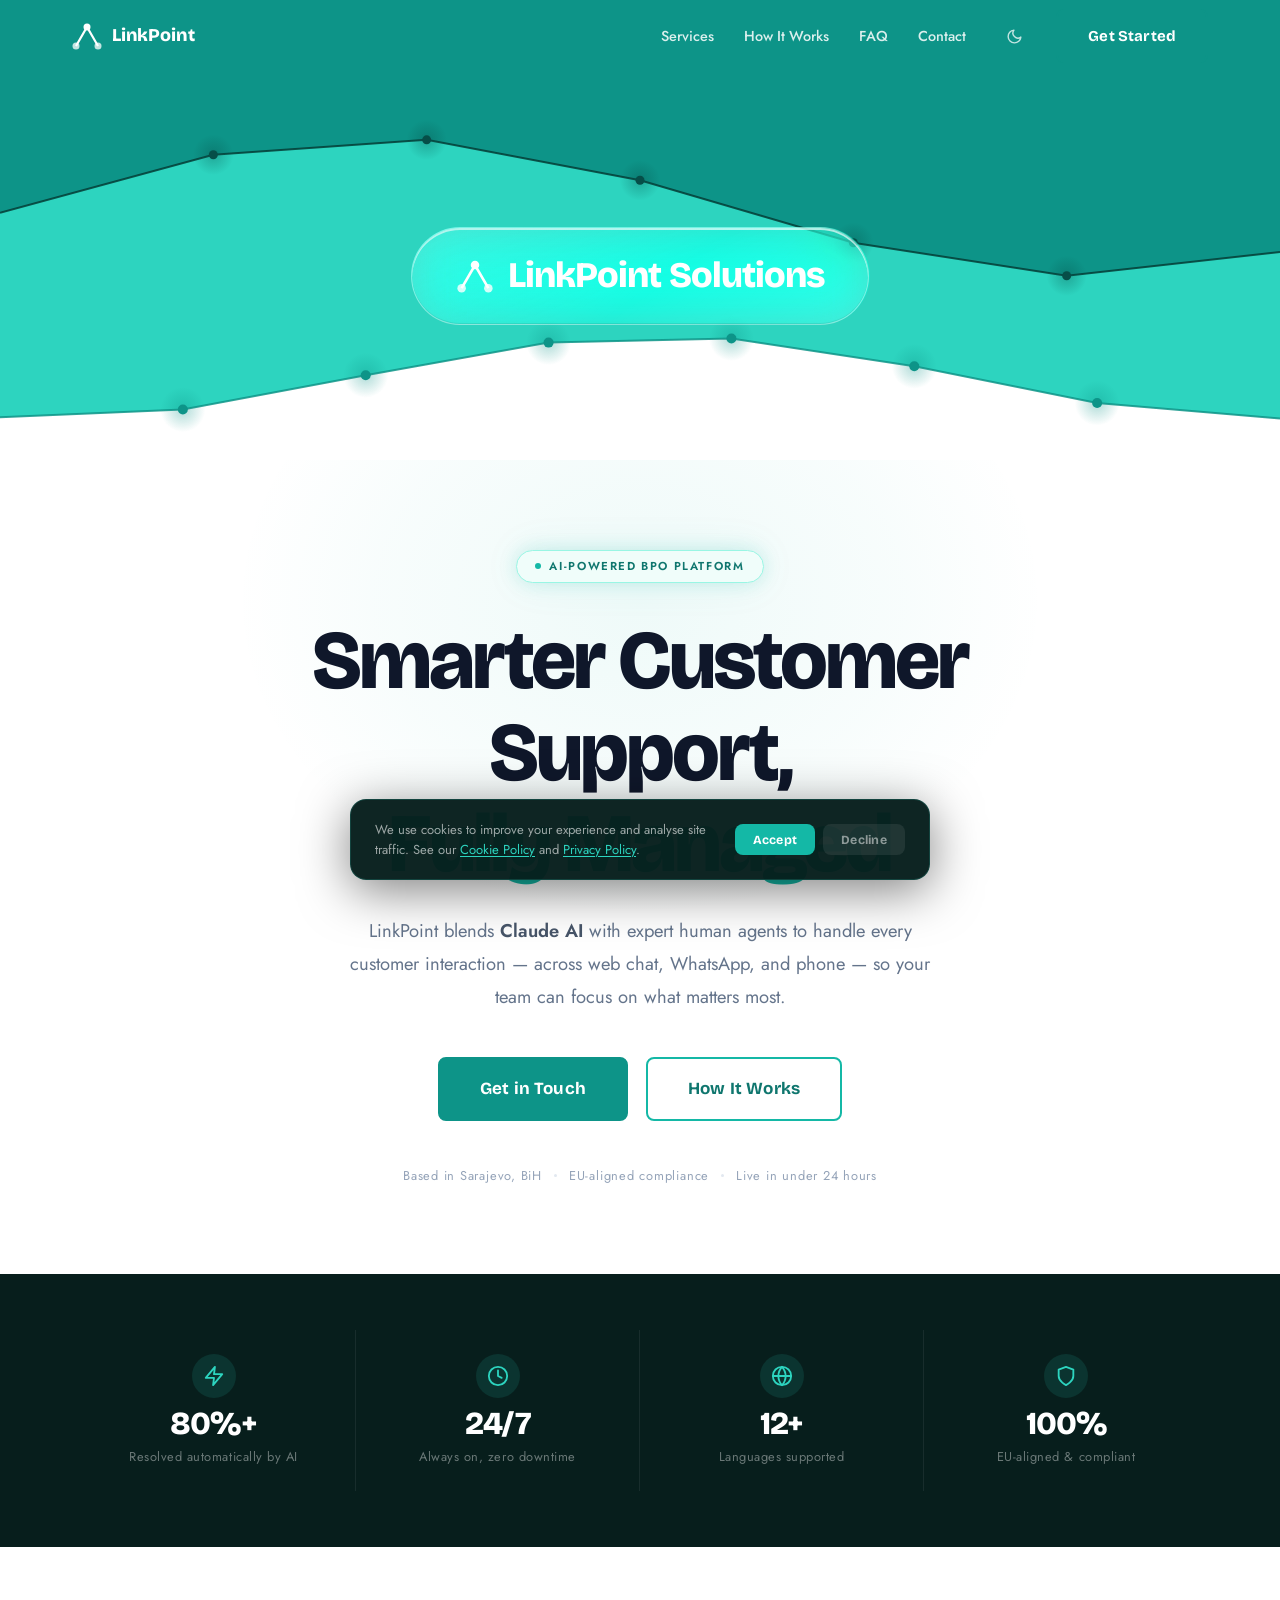
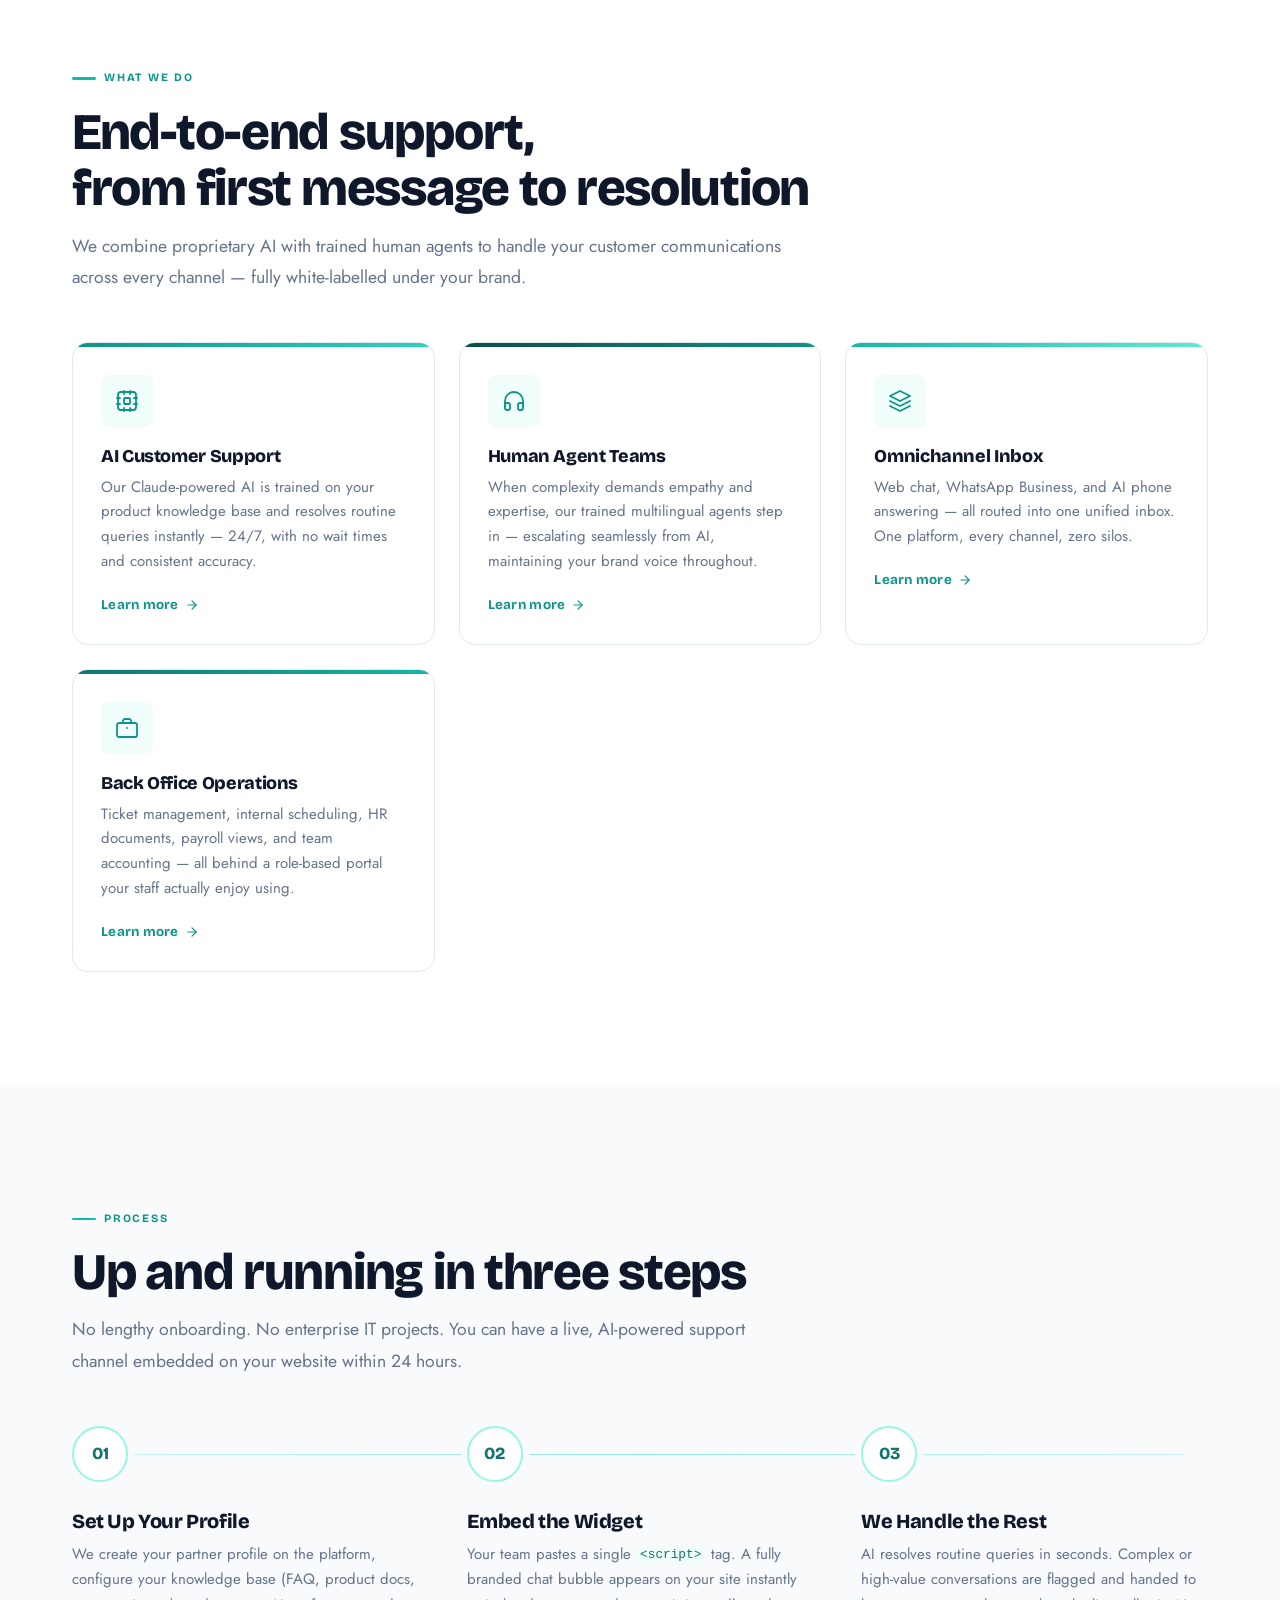
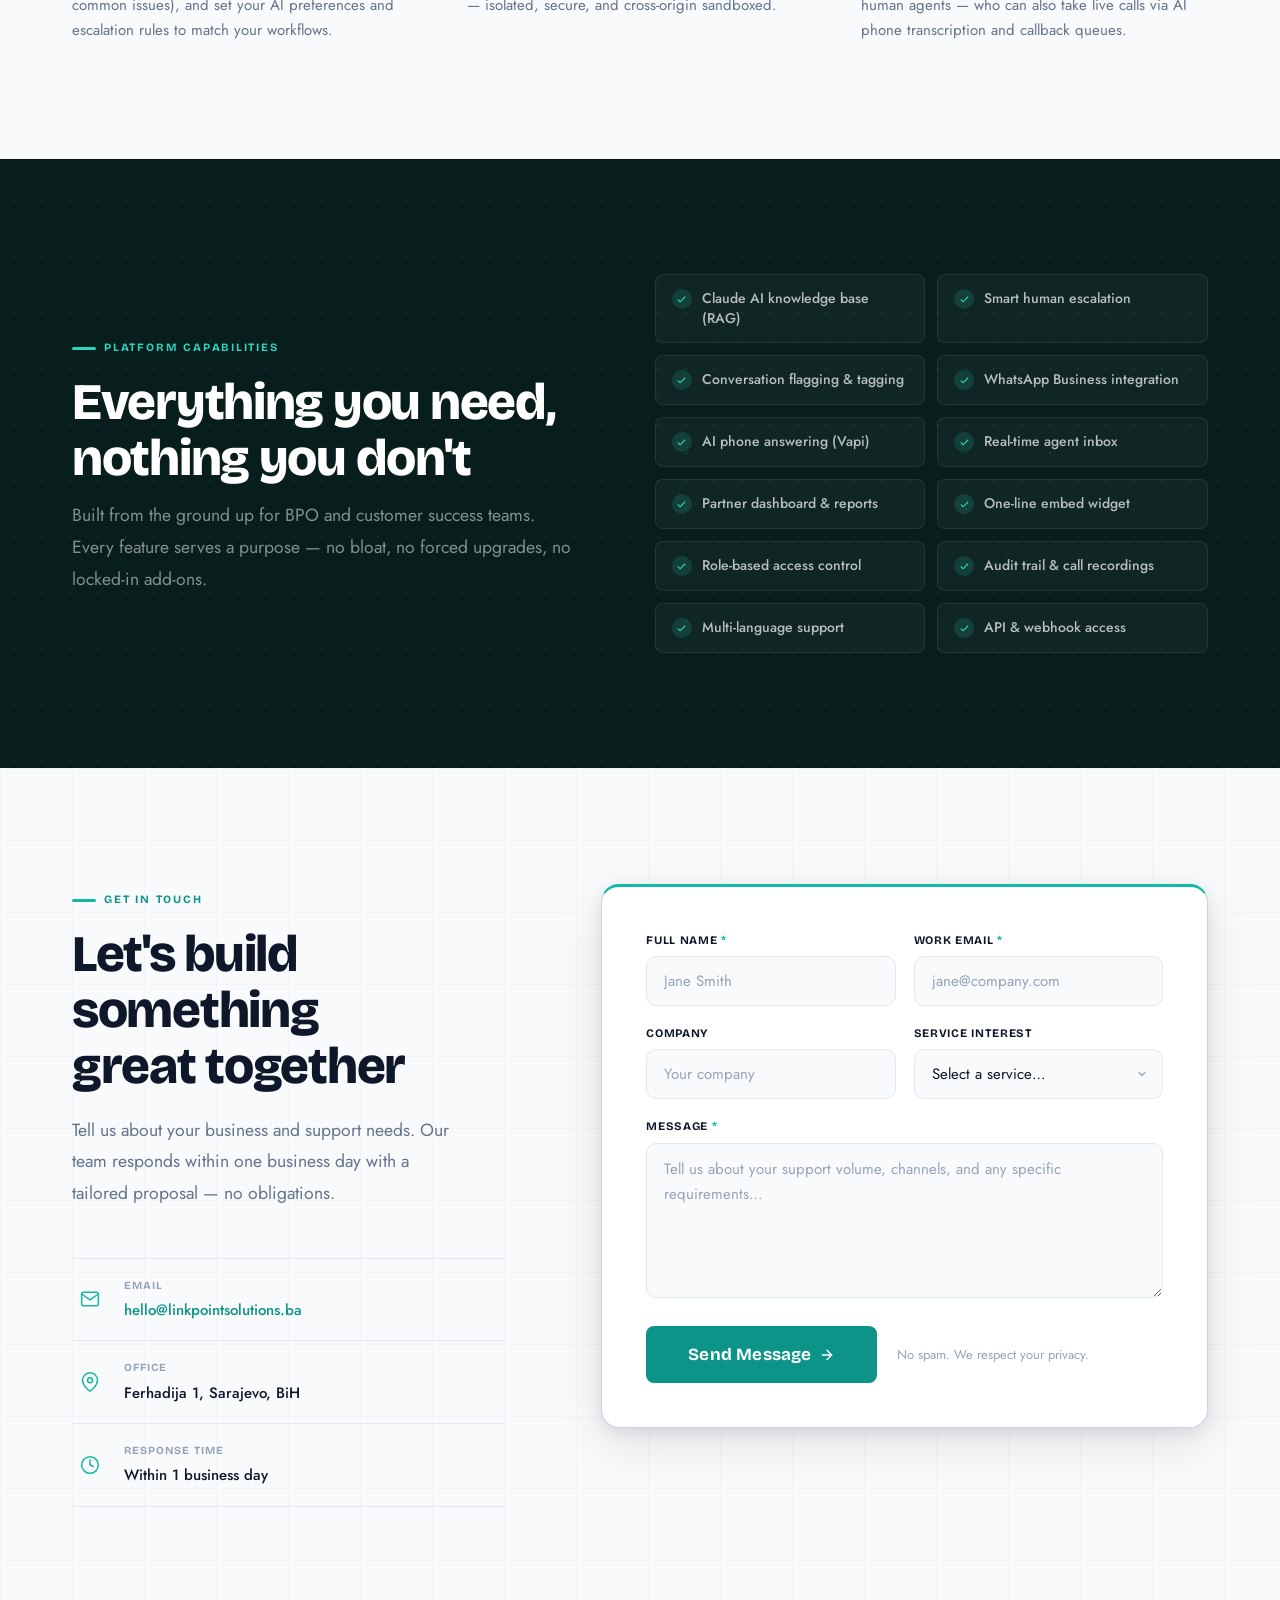
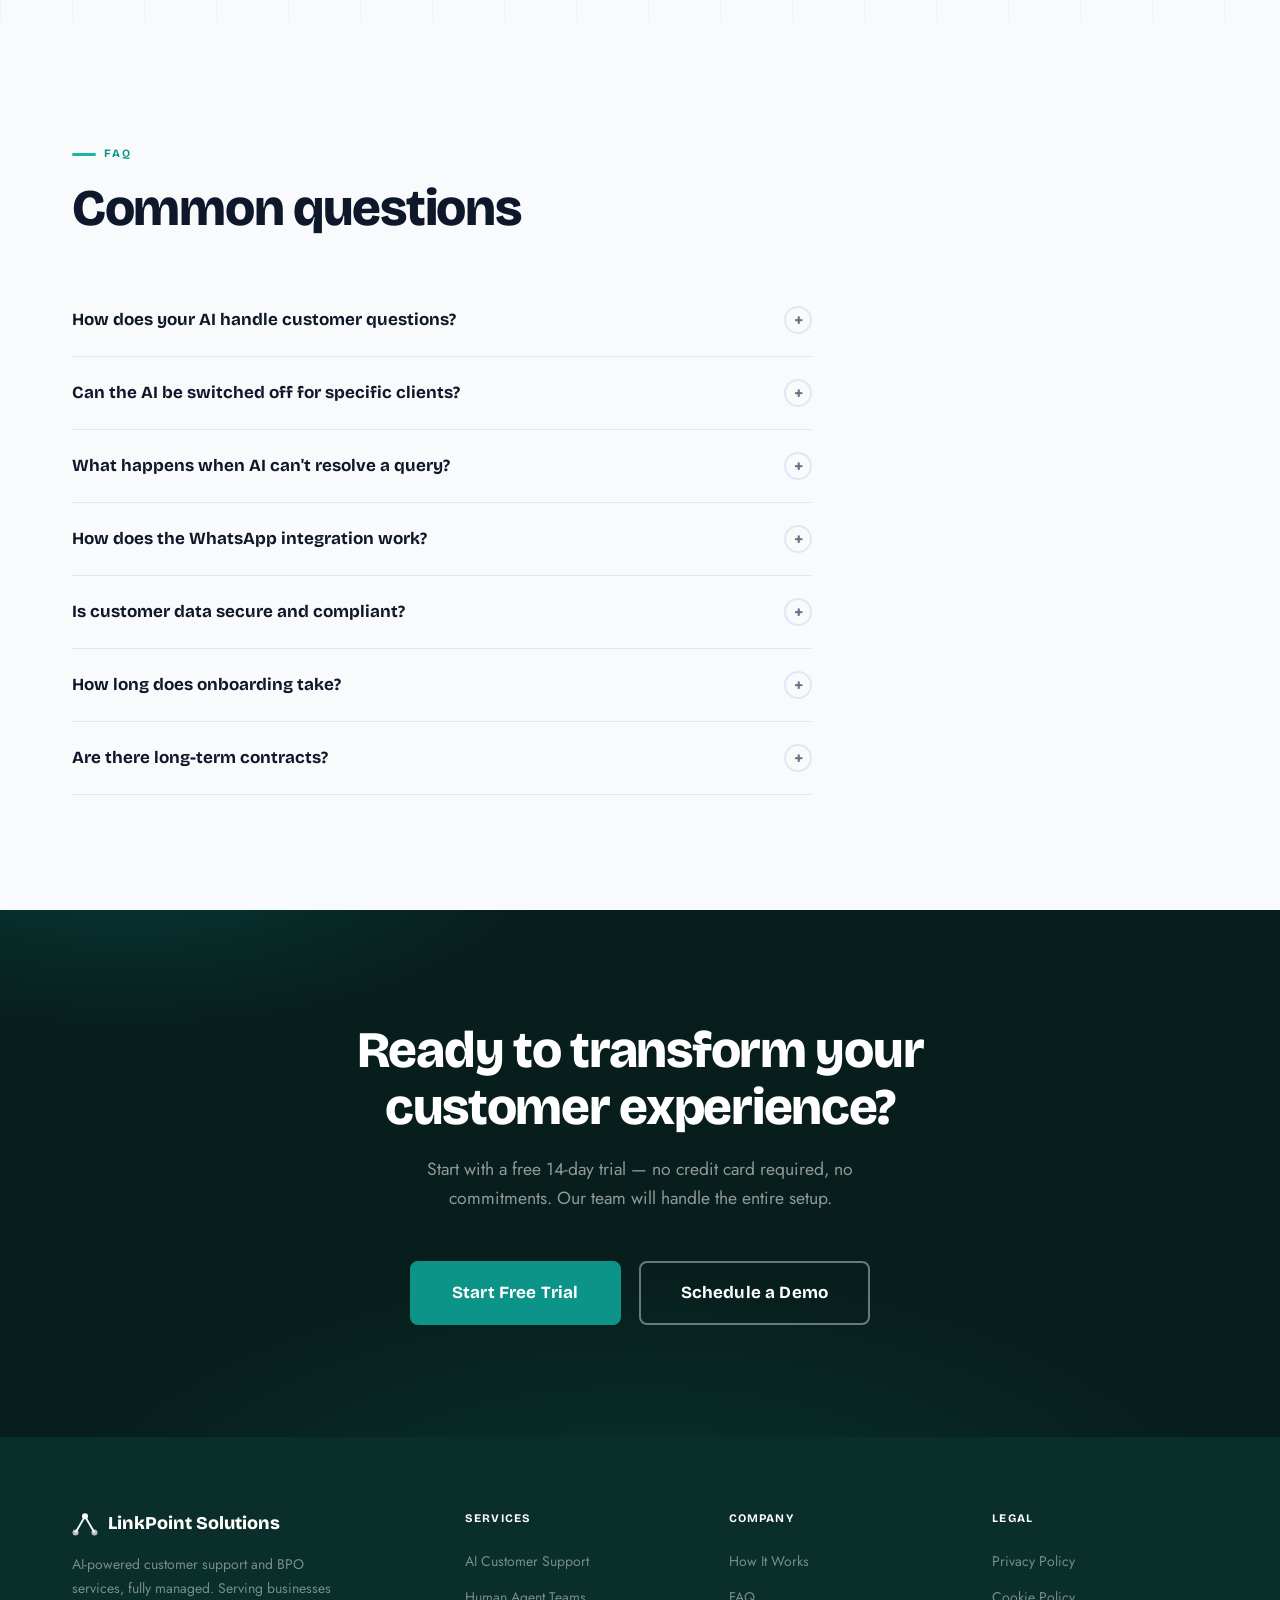
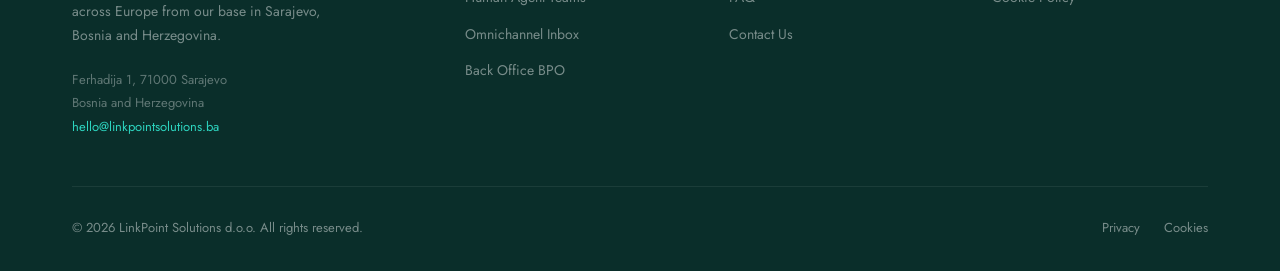
<file: index.html>
<!DOCTYPE html>
<html lang="en">
<head>
  <meta charset="UTF-8" />
  <meta name="viewport" content="width=device-width, initial-scale=1.0" />
  <title>LinkPoint Solutions — AI-Powered Customer Support & BPO</title>
  <meta name="description" content="LinkPoint delivers a hybrid AI + human BPO platform — fully managed customer support across web chat, WhatsApp, and phone. Based in Bosnia and Herzegovina, serving clients across Europe." />
  <meta name="keywords" content="BPO, customer support, AI customer support, human agents, WhatsApp integration, Bosnia Herzegovina" />
  <meta property="og:type" content="website" />
  <meta property="og:title" content="LinkPoint Solutions — AI-Powered Customer Support" />
  <meta property="og:description" content="Hybrid AI + human customer support, fully managed. One line of code on your website." />
  <meta property="og:locale" content="en_GB" />

  <!-- Anti-FOUC: restore saved theme before paint -->
  <script>(function(){var t=localStorage.getItem('lp_theme');if(t==='dark')document.documentElement.setAttribute('data-theme','dark');}());</script>

  <link rel="preconnect" href="https://fonts.googleapis.com" />
  <link rel="preconnect" href="https://fonts.gstatic.com" crossorigin />
  <link href="https://fonts.googleapis.com/css2?family=Bricolage+Grotesque:opsz,wght@12..96,400;12..96,600;12..96,700;12..96,800&family=Jost:wght@300;400;500;600&display=swap" rel="stylesheet" />
  <link rel="stylesheet" href="style.css" />
</head>
<body>

<!-- ── Cookie Consent Banner ─────────────────────────────── -->
<div class="cookie-bar" id="cookieBar" role="complementary" aria-label="Cookie consent">
  <p class="cookie-text">
    We use cookies to improve your experience and analyse site traffic.
    See our <a href="cookie-policy.html">Cookie Policy</a> and
    <a href="privacy-policy.html">Privacy Policy</a>.
  </p>
  <div class="cookie-btns">
    <button class="c-btn c-accept" id="cookieAccept">Accept</button>
    <button class="c-btn c-decline" id="cookieDecline">Decline</button>
  </div>
</div>

<!-- ── Navigation ────────────────────────────────────────── -->
<nav class="nav" id="mainNav" aria-label="Main navigation">
  <div class="container nav-inner">
    <a href="index.html" class="nav-logo" aria-label="LinkPoint Solutions home">
      <svg width="30" height="28" viewBox="0 0 30 28" fill="none" aria-hidden="true">
        <circle cx="4"  cy="24" r="3.5" fill="currentColor" opacity=".75"/>
        <circle cx="15" cy="5"  r="3.5" fill="currentColor"/>
        <circle cx="26" cy="24" r="3.5" fill="currentColor" opacity=".75"/>
        <polyline points="4,24 15,5 26,24" stroke="currentColor" stroke-width="2.2" stroke-linejoin="miter" fill="none"/>
      </svg>
      LinkPoint
    </a>

    <ul class="nav-links" role="list">
      <li><a href="#services"     class="nav-link">Services</a></li>
      <li><a href="#how-it-works" class="nav-link">How It Works</a></li>
      <li><a href="#faq"          class="nav-link">FAQ</a></li>
      <li><a href="#contact"      class="nav-link">Contact</a></li>
    </ul>

    <button class="theme-toggle" id="themeToggle" aria-label="Toggle dark mode" title="Toggle dark mode">
      <svg class="icon-moon" width="17" height="17" fill="none" stroke="currentColor" stroke-width="2" stroke-linecap="round" stroke-linejoin="round" viewBox="0 0 24 24" aria-hidden="true"><path d="M21 12.79A9 9 0 1 1 11.21 3 7 7 0 0 0 21 12.79z"/></svg>
      <svg class="icon-sun"  width="17" height="17" fill="none" stroke="currentColor" stroke-width="2" stroke-linecap="round" stroke-linejoin="round" viewBox="0 0 24 24" aria-hidden="true"><circle cx="12" cy="12" r="5"/><line x1="12" y1="1" x2="12" y2="3"/><line x1="12" y1="21" x2="12" y2="23"/><line x1="4.22" y1="4.22" x2="5.64" y2="5.64"/><line x1="18.36" y1="18.36" x2="19.78" y2="19.78"/><line x1="1" y1="12" x2="3" y2="12"/><line x1="21" y1="12" x2="23" y2="12"/><line x1="4.22" y1="19.78" x2="5.64" y2="18.36"/><line x1="18.36" y1="5.64" x2="19.78" y2="4.22"/></svg>
    </button>

    <div class="nav-cta">
      <a href="#contact" class="btn btn-primary">Get Started</a>
    </div>

    <button class="nav-toggle" id="navToggle" aria-label="Toggle menu" aria-expanded="false">
      <span></span><span></span><span></span>
    </button>
  </div>
</nav>

<!-- Mobile drawer -->
<div class="nav-drawer" id="navDrawer" role="dialog" aria-modal="true" aria-label="Mobile navigation">
  <a href="#services"     class="nav-link">Services</a>
  <a href="#how-it-works" class="nav-link">How It Works</a>
  <a href="#faq"          class="nav-link">FAQ</a>
  <a href="#contact"      class="nav-link">Contact</a>
  <div class="nav-cta"><a href="#contact" class="btn btn-primary btn-lg">Get Started</a></div>
</div>

<!-- ── Wave Header ────────────────────────────────────────── -->
<header class="wave-header" aria-label="LinkPoint Solutions">
  <canvas id="heroWave" aria-hidden="true"></canvas>
  <div class="wave-logo-wrap">
    <div class="wave-logo-glass">
      <div class="wave-logo-wordmark" aria-label="LinkPoint Solutions">
        <svg width="38" height="34" viewBox="0 0 30 28" fill="none" aria-hidden="true">
          <circle cx="4"  cy="24" r="3.5" fill="white" opacity=".80"/>
          <circle cx="15" cy="5"  r="3.5" fill="white"/>
          <circle cx="26" cy="24" r="3.5" fill="white" opacity=".80"/>
          <polyline points="4,24 15,5 26,24" stroke="white" stroke-width="2.2" stroke-linejoin="miter" fill="none"/>
        </svg>
        <span>LinkPoint Solutions</span>
      </div>
    </div>
  </div>
</header>

<!-- ── Hero Content ───────────────────────────────────────── -->
<section class="hero-below" id="home" aria-label="Hero">
  <div class="container hero-below-inner">

    <div class="hero-badge">
      <span class="badge-pulse" aria-hidden="true"></span>
      AI-Powered BPO Platform
    </div>

    <h1>Smarter Customer Support,<br><em>Fully Managed</em></h1>

    <p class="hero-lead">
      LinkPoint blends <strong>Claude AI</strong> with expert human agents to handle
      every customer interaction — across web chat, WhatsApp, and phone —
      so your team can focus on what matters most.
    </p>

    <div class="hero-actions">
      <a href="#contact" class="btn btn-primary btn-lg">Get in Touch</a>
      <a href="#how-it-works" class="btn btn-outline btn-lg">How It Works</a>
    </div>

    <div class="hero-proof">
      <span>Based in Sarajevo, BiH</span>
      <span class="hero-proof-sep" aria-hidden="true"></span>
      <span>EU-aligned compliance</span>
      <span class="hero-proof-sep" aria-hidden="true"></span>
      <span>Live in under 24 hours</span>
    </div>

  </div>
</section>


<!-- ── Value Bar ──────────────────────────────────────────── -->
<section class="value-bar" aria-label="Key benefits">
  <div class="container">
    <div class="value-grid">
      <div class="value-item">
        <div class="value-icon" aria-hidden="true">
          <svg width="22" height="22" fill="none" stroke="currentColor" stroke-width="2" stroke-linecap="round" stroke-linejoin="round" viewBox="0 0 24 24"><polygon points="13 2 3 14 12 14 11 22 21 10 12 10 13 2"/></svg>
        </div>
        <div class="value-text">80%+</div>
        <div class="value-sub">Resolved automatically by AI</div>
      </div>
      <div class="value-item">
        <div class="value-icon" aria-hidden="true">
          <svg width="22" height="22" fill="none" stroke="currentColor" stroke-width="2" stroke-linecap="round" stroke-linejoin="round" viewBox="0 0 24 24"><circle cx="12" cy="12" r="10"/><polyline points="12 6 12 12 16 14"/></svg>
        </div>
        <div class="value-text">24/7</div>
        <div class="value-sub">Always on, zero downtime</div>
      </div>
      <div class="value-item">
        <div class="value-icon" aria-hidden="true">
          <svg width="22" height="22" fill="none" stroke="currentColor" stroke-width="2" stroke-linecap="round" stroke-linejoin="round" viewBox="0 0 24 24"><circle cx="12" cy="12" r="10"/><line x1="2" y1="12" x2="22" y2="12"/><path d="M12 2a15.3 15.3 0 0 1 4 10 15.3 15.3 0 0 1-4 10 15.3 15.3 0 0 1-4-10 15.3 15.3 0 0 1 4-10z"/></svg>
        </div>
        <div class="value-text">12+</div>
        <div class="value-sub">Languages supported</div>
      </div>
      <div class="value-item">
        <div class="value-icon" aria-hidden="true">
          <svg width="22" height="22" fill="none" stroke="currentColor" stroke-width="2" stroke-linecap="round" stroke-linejoin="round" viewBox="0 0 24 24"><path d="M12 22s8-4 8-10V5l-8-3-8 3v7c0 6 8 10 8 10z"/></svg>
        </div>
        <div class="value-text">100%</div>
        <div class="value-sub">EU-aligned &amp; compliant</div>
      </div>
    </div>
  </div>
</section>


<!-- ── Services ───────────────────────────────────────────── -->
<section class="section" id="services" aria-label="Services">
  <div class="container">
    <p class="label">What We Do</p>
    <h2>End-to-end support,<br>from first message to resolution</h2>
    <p class="section-lead">
      We combine proprietary AI with trained human agents to handle your customer
      communications across every channel — fully white-labelled under your brand.
    </p>

    <div class="services-grid">

      <article class="service-card reveal">
        <div class="service-icon" aria-hidden="true">
          <svg width="24" height="24" fill="none" stroke="currentColor" stroke-width="1.8" stroke-linecap="round" stroke-linejoin="round" viewBox="0 0 24 24">
            <rect x="9" y="9" width="6" height="6" rx="1"/>
            <path d="M15 2v3M9 2v3M15 19v3M9 19v3M22 9h-3M5 9H2M22 15h-3M5 15H2"/>
            <rect x="3" y="3" width="18" height="18" rx="3"/>
          </svg>
        </div>
        <h3>AI Customer Support</h3>
        <p>Our Claude-powered AI is trained on your product knowledge base and resolves
           routine queries instantly — 24/7, with no wait times and consistent accuracy.</p>
        <div class="service-arrow">
          Learn more
          <svg width="14" height="14" fill="none" stroke="currentColor" stroke-width="2" stroke-linecap="round" stroke-linejoin="round" viewBox="0 0 24 24"><line x1="5" y1="12" x2="19" y2="12"/><polyline points="12 5 19 12 12 19"/></svg>
        </div>
      </article>

      <article class="service-card reveal reveal-delay-1">
        <div class="service-icon" aria-hidden="true">
          <svg width="24" height="24" fill="none" stroke="currentColor" stroke-width="1.8" stroke-linecap="round" stroke-linejoin="round" viewBox="0 0 24 24">
            <path d="M3 18v-6a9 9 0 0 1 18 0v6"/>
            <path d="M21 19a2 2 0 0 1-2 2h-1a2 2 0 0 1-2-2v-3a2 2 0 0 1 2-2h3z"/>
            <path d="M3 19a2 2 0 0 0 2 2h1a2 2 0 0 0 2-2v-3a2 2 0 0 0-2-2H3z"/>
          </svg>
        </div>
        <h3>Human Agent Teams</h3>
        <p>When complexity demands empathy and expertise, our trained multilingual agents
           step in — escalating seamlessly from AI, maintaining your brand voice throughout.</p>
        <div class="service-arrow">
          Learn more
          <svg width="14" height="14" fill="none" stroke="currentColor" stroke-width="2" stroke-linecap="round" stroke-linejoin="round" viewBox="0 0 24 24"><line x1="5" y1="12" x2="19" y2="12"/><polyline points="12 5 19 12 12 19"/></svg>
        </div>
      </article>

      <article class="service-card reveal reveal-delay-2">
        <div class="service-icon" aria-hidden="true">
          <svg width="24" height="24" fill="none" stroke="currentColor" stroke-width="1.8" stroke-linecap="round" stroke-linejoin="round" viewBox="0 0 24 24">
            <polygon points="12 2 2 7 12 12 22 7 12 2"/>
            <polyline points="2 17 12 22 22 17"/>
            <polyline points="2 12 12 17 22 12"/>
          </svg>
        </div>
        <h3>Omnichannel Inbox</h3>
        <p>Web chat, WhatsApp Business, and AI phone answering — all routed into
           one unified inbox. One platform, every channel, zero silos.</p>
        <div class="service-arrow">
          Learn more
          <svg width="14" height="14" fill="none" stroke="currentColor" stroke-width="2" stroke-linecap="round" stroke-linejoin="round" viewBox="0 0 24 24"><line x1="5" y1="12" x2="19" y2="12"/><polyline points="12 5 19 12 12 19"/></svg>
        </div>
      </article>

      <article class="service-card reveal reveal-delay-3">
        <div class="service-icon" aria-hidden="true">
          <svg width="24" height="24" fill="none" stroke="currentColor" stroke-width="1.8" stroke-linecap="round" stroke-linejoin="round" viewBox="0 0 24 24">
            <rect x="2" y="7" width="20" height="14" rx="2"/>
            <path d="M16 7V5a2 2 0 0 0-2-2h-4a2 2 0 0 0-2 2v2"/>
            <line x1="12" y1="12" x2="12" y2="12"/>
          </svg>
        </div>
        <h3>Back Office Operations</h3>
        <p>Ticket management, internal scheduling, HR documents, payroll views,
           and team accounting — all behind a role-based portal your staff actually enjoy using.</p>
        <div class="service-arrow">
          Learn more
          <svg width="14" height="14" fill="none" stroke="currentColor" stroke-width="2" stroke-linecap="round" stroke-linejoin="round" viewBox="0 0 24 24"><line x1="5" y1="12" x2="19" y2="12"/><polyline points="12 5 19 12 12 19"/></svg>
        </div>
      </article>

    </div>
  </div>
</section>


<!-- ── How It Works ───────────────────────────────────────── -->
<section class="section hiw" id="how-it-works" aria-label="How it works">
  <div class="container">
    <p class="label">Process</p>
    <h2>Up and running in three steps</h2>
    <p class="section-lead">
      No lengthy onboarding. No enterprise IT projects. You can have a live,
      AI-powered support channel embedded on your website within 24 hours.
    </p>

    <div class="hiw-grid">

      <div class="hiw-step reveal">
        <div class="step-num" aria-hidden="true">01</div>
        <h3>Set Up Your Profile</h3>
        <p>We create your partner profile on the platform, configure your knowledge base
           (FAQ, product docs, common issues), and set your AI preferences and escalation
           rules to match your workflows.</p>
      </div>

      <div class="hiw-step reveal reveal-delay-1">
        <div class="step-num" aria-hidden="true">02</div>
        <h3>Embed the Widget</h3>
        <p>Your team pastes a single <code>&lt;script&gt;</code> tag.
           A fully branded chat bubble appears on your site instantly — isolated, secure,
           and cross-origin sandboxed.</p>
      </div>

      <div class="hiw-step reveal reveal-delay-2">
        <div class="step-num" aria-hidden="true">03</div>
        <h3>We Handle the Rest</h3>
        <p>AI resolves routine queries in seconds. Complex or high-value conversations are
           flagged and handed to human agents — who can also take live calls via AI phone
           transcription and callback queues.</p>
      </div>

    </div>
  </div>
</section>


<!-- ── Features (dark section) ────────────────────────────── -->
<section class="section features-section" aria-label="Features">
  <div class="container">
    <div class="features-inner">

      <div>
        <p class="label">Platform Capabilities</p>
        <h2>Everything you need,<br>nothing you don't</h2>
        <p class="section-lead" style="margin-bottom:0;">
          Built from the ground up for BPO and customer success teams. Every feature
          serves a purpose — no bloat, no forced upgrades, no locked-in add-ons.
        </p>
      </div>

      <div class="features-list">

        <div class="feature-chip reveal">
          <div class="chip-check" aria-hidden="true">
            <svg width="11" height="11" fill="none" stroke="currentColor" stroke-width="2.5" viewBox="0 0 24 24"><polyline points="20 6 9 17 4 12"/></svg>
          </div>
          <span class="chip-text">Claude AI knowledge base (RAG)</span>
        </div>

        <div class="feature-chip reveal reveal-delay-1">
          <div class="chip-check" aria-hidden="true">
            <svg width="11" height="11" fill="none" stroke="currentColor" stroke-width="2.5" viewBox="0 0 24 24"><polyline points="20 6 9 17 4 12"/></svg>
          </div>
          <span class="chip-text">Smart human escalation</span>
        </div>

        <div class="feature-chip reveal reveal-delay-2">
          <div class="chip-check" aria-hidden="true">
            <svg width="11" height="11" fill="none" stroke="currentColor" stroke-width="2.5" viewBox="0 0 24 24"><polyline points="20 6 9 17 4 12"/></svg>
          </div>
          <span class="chip-text">Conversation flagging &amp; tagging</span>
        </div>

        <div class="feature-chip reveal reveal-delay-3">
          <div class="chip-check" aria-hidden="true">
            <svg width="11" height="11" fill="none" stroke="currentColor" stroke-width="2.5" viewBox="0 0 24 24"><polyline points="20 6 9 17 4 12"/></svg>
          </div>
          <span class="chip-text">WhatsApp Business integration</span>
        </div>

        <div class="feature-chip reveal">
          <div class="chip-check" aria-hidden="true">
            <svg width="11" height="11" fill="none" stroke="currentColor" stroke-width="2.5" viewBox="0 0 24 24"><polyline points="20 6 9 17 4 12"/></svg>
          </div>
          <span class="chip-text">AI phone answering (Vapi)</span>
        </div>

        <div class="feature-chip reveal reveal-delay-1">
          <div class="chip-check" aria-hidden="true">
            <svg width="11" height="11" fill="none" stroke="currentColor" stroke-width="2.5" viewBox="0 0 24 24"><polyline points="20 6 9 17 4 12"/></svg>
          </div>
          <span class="chip-text">Real-time agent inbox</span>
        </div>

        <div class="feature-chip reveal reveal-delay-2">
          <div class="chip-check" aria-hidden="true">
            <svg width="11" height="11" fill="none" stroke="currentColor" stroke-width="2.5" viewBox="0 0 24 24"><polyline points="20 6 9 17 4 12"/></svg>
          </div>
          <span class="chip-text">Partner dashboard &amp; reports</span>
        </div>

        <div class="feature-chip reveal reveal-delay-3">
          <div class="chip-check" aria-hidden="true">
            <svg width="11" height="11" fill="none" stroke="currentColor" stroke-width="2.5" viewBox="0 0 24 24"><polyline points="20 6 9 17 4 12"/></svg>
          </div>
          <span class="chip-text">One-line embed widget</span>
        </div>

        <div class="feature-chip reveal">
          <div class="chip-check" aria-hidden="true">
            <svg width="11" height="11" fill="none" stroke="currentColor" stroke-width="2.5" viewBox="0 0 24 24"><polyline points="20 6 9 17 4 12"/></svg>
          </div>
          <span class="chip-text">Role-based access control</span>
        </div>

        <div class="feature-chip reveal reveal-delay-1">
          <div class="chip-check" aria-hidden="true">
            <svg width="11" height="11" fill="none" stroke="currentColor" stroke-width="2.5" viewBox="0 0 24 24"><polyline points="20 6 9 17 4 12"/></svg>
          </div>
          <span class="chip-text">Audit trail &amp; call recordings</span>
        </div>

        <div class="feature-chip reveal reveal-delay-2">
          <div class="chip-check" aria-hidden="true">
            <svg width="11" height="11" fill="none" stroke="currentColor" stroke-width="2.5" viewBox="0 0 24 24"><polyline points="20 6 9 17 4 12"/></svg>
          </div>
          <span class="chip-text">Multi-language support</span>
        </div>

        <div class="feature-chip reveal reveal-delay-3">
          <div class="chip-check" aria-hidden="true">
            <svg width="11" height="11" fill="none" stroke="currentColor" stroke-width="2.5" viewBox="0 0 24 24"><polyline points="20 6 9 17 4 12"/></svg>
          </div>
          <span class="chip-text">API &amp; webhook access</span>
        </div>

      </div>
    </div>
  </div>
</section>


<!-- ── Contact ─────────────────────────────────────────────── -->
<section class="section contact-section" id="contact" aria-label="Contact us">
  <div class="container">
    <div class="contact-inner">

      <!-- Left: details -->
      <div class="contact-info">
        <p class="label">Get in Touch</p>
        <h2>Let's build something<br>great together</h2>
        <p class="section-lead">
          Tell us about your business and support needs. Our team responds
          within one business day with a tailored proposal — no obligations.
        </p>

        <ul class="contact-details">
          <li class="contact-detail">
            <div class="contact-detail-icon" aria-hidden="true">
              <svg width="20" height="20" fill="none" stroke="currentColor" stroke-width="1.8" stroke-linecap="round" stroke-linejoin="round" viewBox="0 0 24 24"><path d="M4 4h16c1.1 0 2 .9 2 2v12c0 1.1-.9 2-2 2H4c-1.1 0-2-.9-2-2V6c0-1.1.9-2 2-2z"/><polyline points="22,6 12,13 2,6"/></svg>
            </div>
            <div>
              <span class="contact-detail-label">Email</span>
              <a href="mailto:hello@linkpointsolutions.ba" class="contact-detail-value">hello@linkpointsolutions.ba</a>
            </div>
          </li>
          <li class="contact-detail">
            <div class="contact-detail-icon" aria-hidden="true">
              <svg width="20" height="20" fill="none" stroke="currentColor" stroke-width="1.8" stroke-linecap="round" stroke-linejoin="round" viewBox="0 0 24 24"><path d="M21 10c0 7-9 13-9 13s-9-6-9-13a9 9 0 0 1 18 0z"/><circle cx="12" cy="10" r="3"/></svg>
            </div>
            <div>
              <span class="contact-detail-label">Office</span>
              <span class="contact-detail-value">Ferhadija 1, Sarajevo, BiH</span>
            </div>
          </li>
          <li class="contact-detail">
            <div class="contact-detail-icon" aria-hidden="true">
              <svg width="20" height="20" fill="none" stroke="currentColor" stroke-width="1.8" stroke-linecap="round" stroke-linejoin="round" viewBox="0 0 24 24"><circle cx="12" cy="12" r="10"/><polyline points="12 6 12 12 16 14"/></svg>
            </div>
            <div>
              <span class="contact-detail-label">Response time</span>
              <span class="contact-detail-value">Within 1 business day</span>
            </div>
          </li>
        </ul>
      </div>

      <!-- Right: form -->
      <form class="contact-form" id="contactForm" novalidate>

        <div class="form-row">
          <div class="form-group">
            <label class="form-label" for="cf-name">Full Name <span aria-hidden="true">*</span></label>
            <input class="form-input" id="cf-name" type="text" name="name"
                   placeholder="Jane Smith" required autocomplete="name" />
          </div>
          <div class="form-group">
            <label class="form-label" for="cf-email">Work Email <span aria-hidden="true">*</span></label>
            <input class="form-input" id="cf-email" type="email" name="email"
                   placeholder="jane@company.com" required autocomplete="email" />
          </div>
        </div>

        <div class="form-row">
          <div class="form-group">
            <label class="form-label" for="cf-company">Company</label>
            <input class="form-input" id="cf-company" type="text" name="company"
                   placeholder="Your company" autocomplete="organization" />
          </div>
          <div class="form-group">
            <label class="form-label" for="cf-service">Service Interest</label>
            <select class="form-input form-select" id="cf-service" name="service">
              <option value="" disabled selected>Select a service…</option>
              <option value="ai-support">AI Customer Support</option>
              <option value="human-agents">Human Agent Teams</option>
              <option value="omnichannel">Omnichannel Inbox</option>
              <option value="back-office">Back Office Operations</option>
              <option value="full-platform">Full Platform</option>
            </select>
          </div>
        </div>

        <div class="form-group form-group-full">
          <label class="form-label" for="cf-message">Message <span aria-hidden="true">*</span></label>
          <textarea class="form-input form-textarea" id="cf-message" name="message"
                    placeholder="Tell us about your support volume, channels, and any specific requirements…"
                    required rows="5"></textarea>
        </div>

        <div class="form-actions">
          <button type="submit" class="btn btn-primary btn-lg">
            Send Message
            <svg width="16" height="16" fill="none" stroke="currentColor" stroke-width="2" stroke-linecap="round" stroke-linejoin="round" viewBox="0 0 24 24" aria-hidden="true"><line x1="5" y1="12" x2="19" y2="12"/><polyline points="12 5 19 12 12 19"/></svg>
          </button>
          <span class="form-note">No spam. We respect your privacy.</span>
        </div>

        <div class="form-success" id="formSuccess" role="status" hidden>
          <svg width="20" height="20" fill="none" stroke="currentColor" stroke-width="2.5" stroke-linecap="round" stroke-linejoin="round" viewBox="0 0 24 24" aria-hidden="true"><polyline points="20 6 9 17 4 12"/></svg>
          Thanks! We'll be in touch within one business day.
        </div>

      </form>
    </div>
  </div>
</section>


<!-- ── FAQ ────────────────────────────────────────────────── -->
<section class="section faq-section" id="faq" aria-label="Frequently asked questions">
  <div class="container">
    <p class="label">FAQ</p>
    <h2>Common questions</h2>

    <div class="faq-wrap">

      <div class="faq-item">
        <details class="faq-details">
          <summary class="faq-summary">How does your AI handle customer questions?<span class="faq-icon" aria-hidden="true">+</span></summary>
          <p class="faq-answer">We use Anthropic's Claude model, trained on your uploaded knowledge base — your FAQs, product documentation, and common technical problems with solutions. When a customer sends a message, Claude retrieves relevant context, drafts a reply, and applies a confidence threshold. High-confidence answers are sent automatically; low-confidence queries are escalated to a human agent.</p>
        </details>
      </div>

      <div class="faq-item">
        <details class="faq-details">
          <summary class="faq-summary">Can the AI be switched off for specific clients?<span class="faq-icon" aria-hidden="true">+</span></summary>
          <p class="faq-answer">Yes. Every partner company has an individual AI toggle on the platform. Admins can enable or disable AI at any time without affecting other partners. When AI is off, all conversations route directly to human agents.</p>
        </details>
      </div>

      <div class="faq-item">
        <details class="faq-details">
          <summary class="faq-summary">What happens when AI can't resolve a query?<span class="faq-icon" aria-hidden="true">+</span></summary>
          <p class="faq-answer">The AI informs the customer politely that a specialist will follow up, then creates a ticket in our agent inbox. The assigned human agent receives full conversation context and can continue the conversation or — if it was a phone call — schedule a callback during business hours.</p>
        </details>
      </div>

      <div class="faq-item">
        <details class="faq-details">
          <summary class="faq-summary">How does the WhatsApp integration work?<span class="faq-icon" aria-hidden="true">+</span></summary>
          <p class="faq-answer">We connect to the Meta WhatsApp Cloud API using your verified Business Account. Inbound customer messages flow into the same unified inbox as web chat. Service conversations (customer-initiated within 24 hours) are free on Meta's infrastructure. Template messages (outbound notifications) are charged at Meta's standard rates per category and country.</p>
        </details>
      </div>

      <div class="faq-item">
        <details class="faq-details">
          <summary class="faq-summary">Is customer data secure and compliant?<span class="faq-icon" aria-hidden="true">+</span></summary>
          <p class="faq-answer">Yes. All data is encrypted in transit (TLS 1.2+) and at rest. We operate under the Law on Protection of Personal Data of Bosnia and Herzegovina (Official Gazette 49/06, 76/11, 89/11), which follows EU Directive 95/46/EC principles. The platform uses cross-origin sandboxed iframes so your customers' conversation data cannot be accessed by the host page.</p>
        </details>
      </div>

      <div class="faq-item">
        <details class="faq-details">
          <summary class="faq-summary">How long does onboarding take?<span class="faq-icon" aria-hidden="true">+</span></summary>
          <p class="faq-answer">For most clients, the platform is live within one business day. We create your partner profile, ingest your knowledge base, and generate your embed snippet — which your team pastes into your website's HTML. WhatsApp and phone integrations require Meta Business verification and Vapi configuration, which typically adds 3–5 business days.</p>
        </details>
      </div>

      <div class="faq-item">
        <details class="faq-details">
          <summary class="faq-summary">Are there long-term contracts?<span class="faq-icon" aria-hidden="true">+</span></summary>
          <p class="faq-answer">No. All plans are billed monthly and can be cancelled at any time with 30 days' notice. Enterprise clients may negotiate annual pricing for a discount. There are no setup fees and no lock-in penalties.</p>
        </details>
      </div>

    </div>
  </div>
</section>


<!-- ── CTA Section ────────────────────────────────────────── -->
<section class="cta-section" aria-label="Call to action">
  <div class="container">
    <h2>Ready to transform your<br>customer experience?</h2>
    <p>Start with a free 14-day trial — no credit card required, no commitments.
       Our team will handle the entire setup.</p>
    <div class="cta-actions">
      <a href="#contact" class="btn btn-primary btn-lg">Start Free Trial</a>
      <a href="#contact" class="btn btn-ghost btn-lg">Schedule a Demo</a>
    </div>
  </div>
</section>


<!-- ── Footer ─────────────────────────────────────────────── -->
<footer class="footer">
  <div class="container">
    <div class="footer-grid">

      <div class="footer-brand">
        <div class="footer-brand-logo">
          <svg width="26" height="24" viewBox="0 0 30 28" fill="none" aria-hidden="true">
            <circle cx="4"  cy="24" r="3.5" fill="currentColor" opacity=".7"/>
            <circle cx="15" cy="5"  r="3.5" fill="currentColor"/>
            <circle cx="26" cy="24" r="3.5" fill="currentColor" opacity=".7"/>
            <polyline points="4,24 15,5 26,24" stroke="currentColor" stroke-width="2.2" stroke-linejoin="miter" fill="none"/>
          </svg>
          LinkPoint Solutions
        </div>
        <p class="footer-desc">
          AI-powered customer support and BPO services, fully managed. Serving businesses
          across Europe from our base in Sarajevo, Bosnia and Herzegovina.
        </p>
        <address class="footer-address" style="font-style:normal;">
          Ferhadija 1, 71000 Sarajevo<br>
          Bosnia and Herzegovina<br>
          <a href="mailto:hello@linkpointsolutions.ba">hello@linkpointsolutions.ba</a>
        </address>
      </div>

      <div>
        <div class="footer-col-head">Services</div>
        <ul class="footer-links">
          <li><a href="#services" class="footer-link">AI Customer Support</a></li>
          <li><a href="#services" class="footer-link">Human Agent Teams</a></li>
          <li><a href="#services" class="footer-link">Omnichannel Inbox</a></li>
          <li><a href="#services" class="footer-link">Back Office BPO</a></li>
        </ul>
      </div>

      <div>
        <div class="footer-col-head">Company</div>
        <ul class="footer-links">
          <li><a href="#how-it-works" class="footer-link">How It Works</a></li>
          <li><a href="#faq"          class="footer-link">FAQ</a></li>
          <li><a href="#contact"      class="footer-link">Contact Us</a></li>
        </ul>
      </div>

      <div>
        <div class="footer-col-head">Legal</div>
        <ul class="footer-links">
          <li><a href="privacy-policy.html" class="footer-link">Privacy Policy</a></li>
          <li><a href="cookie-policy.html"  class="footer-link">Cookie Policy</a></li>
        </ul>
      </div>

    </div>

    <div class="footer-bottom">
      <span>© 2026 LinkPoint Solutions d.o.o. All rights reserved.</span>
      <div class="footer-legal">
        <a href="privacy-policy.html">Privacy</a>
        <a href="cookie-policy.html">Cookies</a>
      </div>
    </div>
  </div>
</footer>


<!-- ── Scripts ────────────────────────────────────────────── -->
<script src="wave.js"></script>
<script>
(function () {
  'use strict';

  /* ── Theme toggle ───────────────────────────────────────── */
  var html        = document.documentElement;
  var themeToggle = document.getElementById('themeToggle');
  if (themeToggle) {
    themeToggle.addEventListener('click', function () {
      var next = html.getAttribute('data-theme') === 'dark' ? 'light' : 'dark';
      html.setAttribute('data-theme', next);
      localStorage.setItem('lp_theme', next);
    });
  }

  /* ── Nav scroll ─────────────────────────────────────────── */
  var nav = document.getElementById('mainNav');
  window.addEventListener('scroll', function () {
    if (window.scrollY > 60) nav.classList.add('scrolled');
    else nav.classList.remove('scrolled');
  }, { passive: true });

  /* ── Mobile drawer ──────────────────────────────────────── */
  var toggle = document.getElementById('navToggle');
  var drawer = document.getElementById('navDrawer');
  if (toggle && drawer) {
    toggle.addEventListener('click', function () {
      var open = drawer.classList.toggle('open');
      toggle.classList.toggle('open', open);
      toggle.setAttribute('aria-expanded', open);
    });
    drawer.querySelectorAll('a').forEach(function (a) {
      a.addEventListener('click', function () {
        drawer.classList.remove('open');
        toggle.classList.remove('open');
        toggle.setAttribute('aria-expanded', 'false');
      });
    });
  }

  /* ── Cookie consent ─────────────────────────────────────── */
  var bar     = document.getElementById('cookieBar');
  var accept  = document.getElementById('cookieAccept');
  var decline = document.getElementById('cookieDecline');
  if (bar) {
    if (localStorage.getItem('lp_consent')) bar.classList.add('hide');
    if (accept)  accept.addEventListener('click',  function () { localStorage.setItem('lp_consent', 'accepted');  bar.classList.add('hide'); });
    if (decline) decline.addEventListener('click', function () { localStorage.setItem('lp_consent', 'declined'); bar.classList.add('hide'); });
  }

  /* ── Contact form ───────────────────────────────────────── */
  var contactForm = document.getElementById('contactForm');
  var formSuccess = document.getElementById('formSuccess');
  if (contactForm && formSuccess) {
    contactForm.addEventListener('submit', function (e) {
      e.preventDefault();
      var nameF    = contactForm.querySelector('#cf-name');
      var emailF   = contactForm.querySelector('#cf-email');
      var messageF = contactForm.querySelector('#cf-message');
      var valid    = true;

      [nameF, emailF, messageF].forEach(function (f) {
        f.style.borderColor = '';
        if (!f.value.trim()) { f.style.borderColor = '#f87171'; valid = false; }
      });
      if (emailF.value && !/^[^\s@]+@[^\s@]+\.[^\s@]+$/.test(emailF.value)) {
        emailF.style.borderColor = '#f87171'; valid = false;
      }
      if (!valid) return;

      var btn = contactForm.querySelector('button[type="submit"]');
      if (btn) { btn.disabled = true; btn.style.opacity = '.55'; }
      formSuccess.hidden = false;
      contactForm.reset();
      setTimeout(function () {
        if (btn) { btn.disabled = false; btn.style.opacity = ''; }
      }, 6000);
    });
  }

  /* ── Scroll reveal ──────────────────────────────────────── */
  var reveals = document.querySelectorAll('.reveal');
  if ('IntersectionObserver' in window) {
    var io = new IntersectionObserver(function (entries) {
      entries.forEach(function (entry) {
        if (entry.isIntersecting) { entry.target.classList.add('in'); io.unobserve(entry.target); }
      });
    }, { threshold: 0.12, rootMargin: '0px 0px -40px 0px' });
    reveals.forEach(function (el) { io.observe(el); });
  } else {
    reveals.forEach(function (el) { el.classList.add('in'); });
  }

}());
</script>
</body>
</html>
</file>
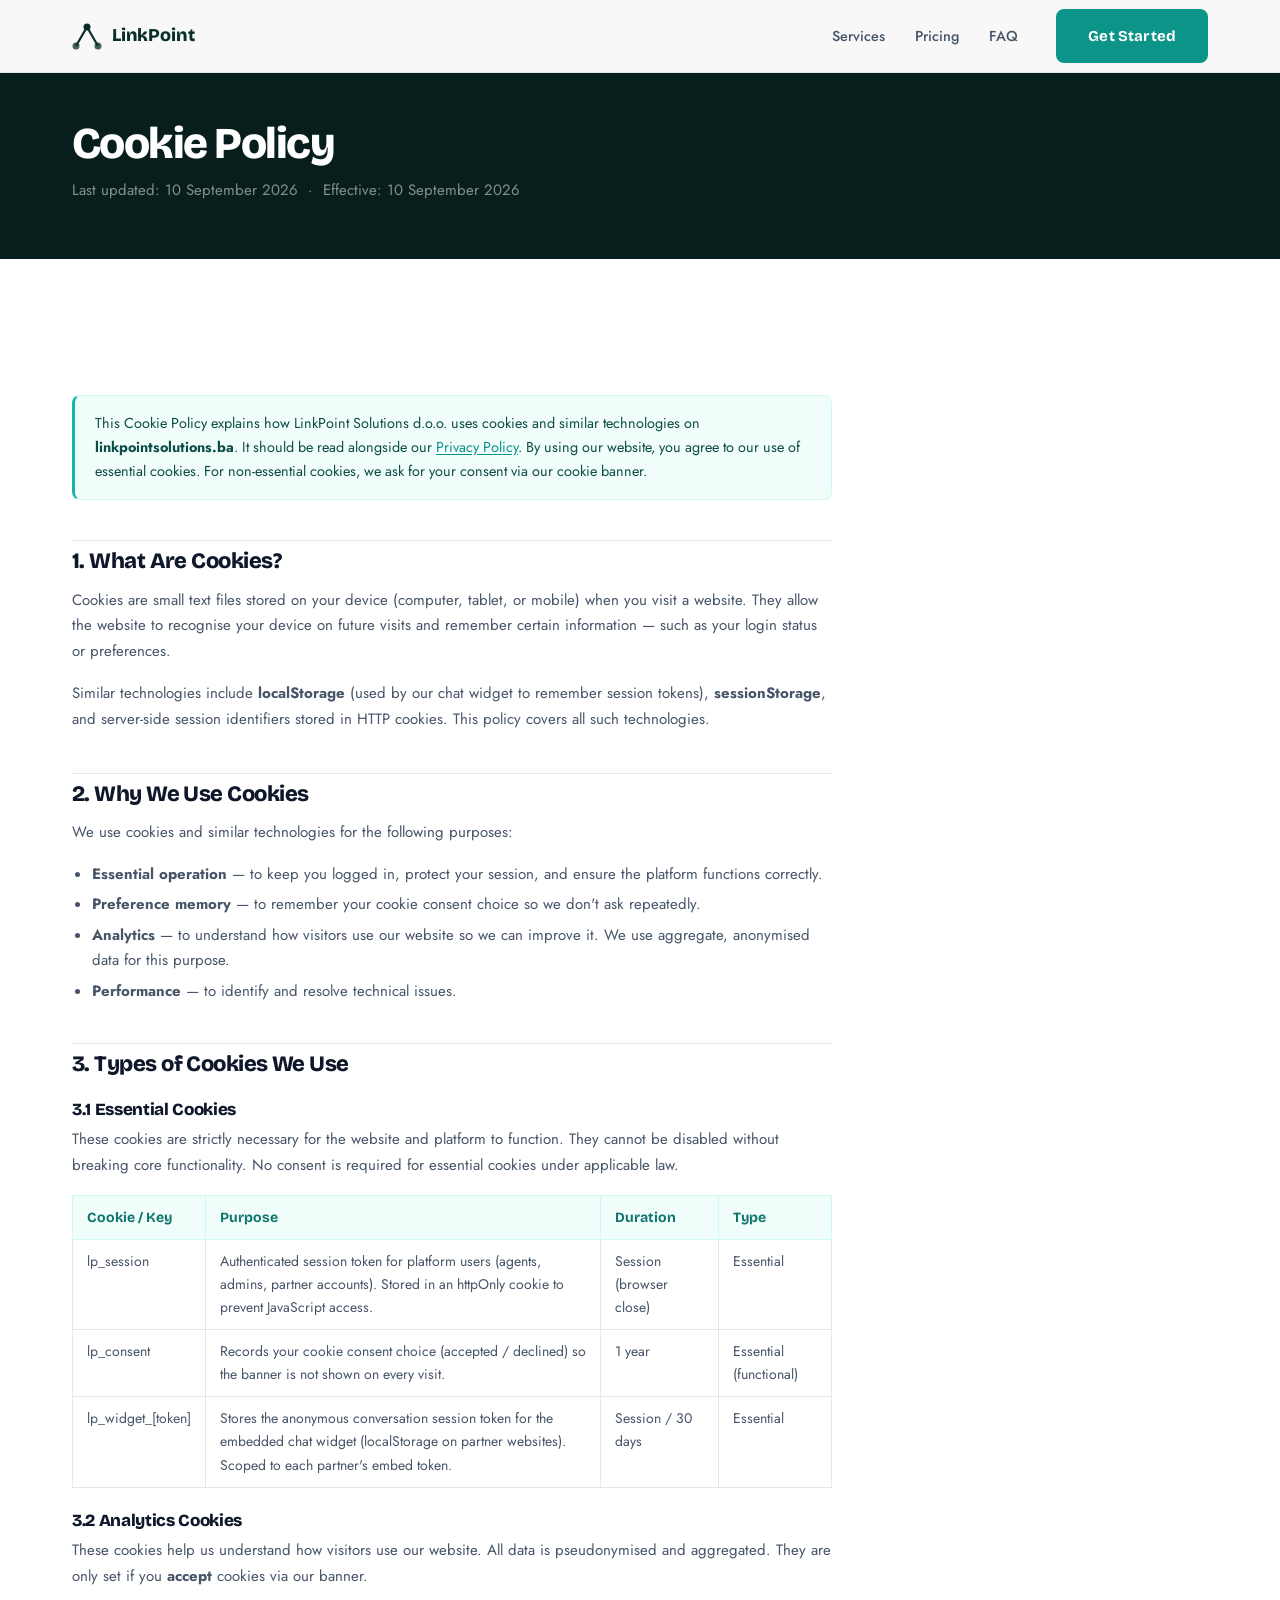
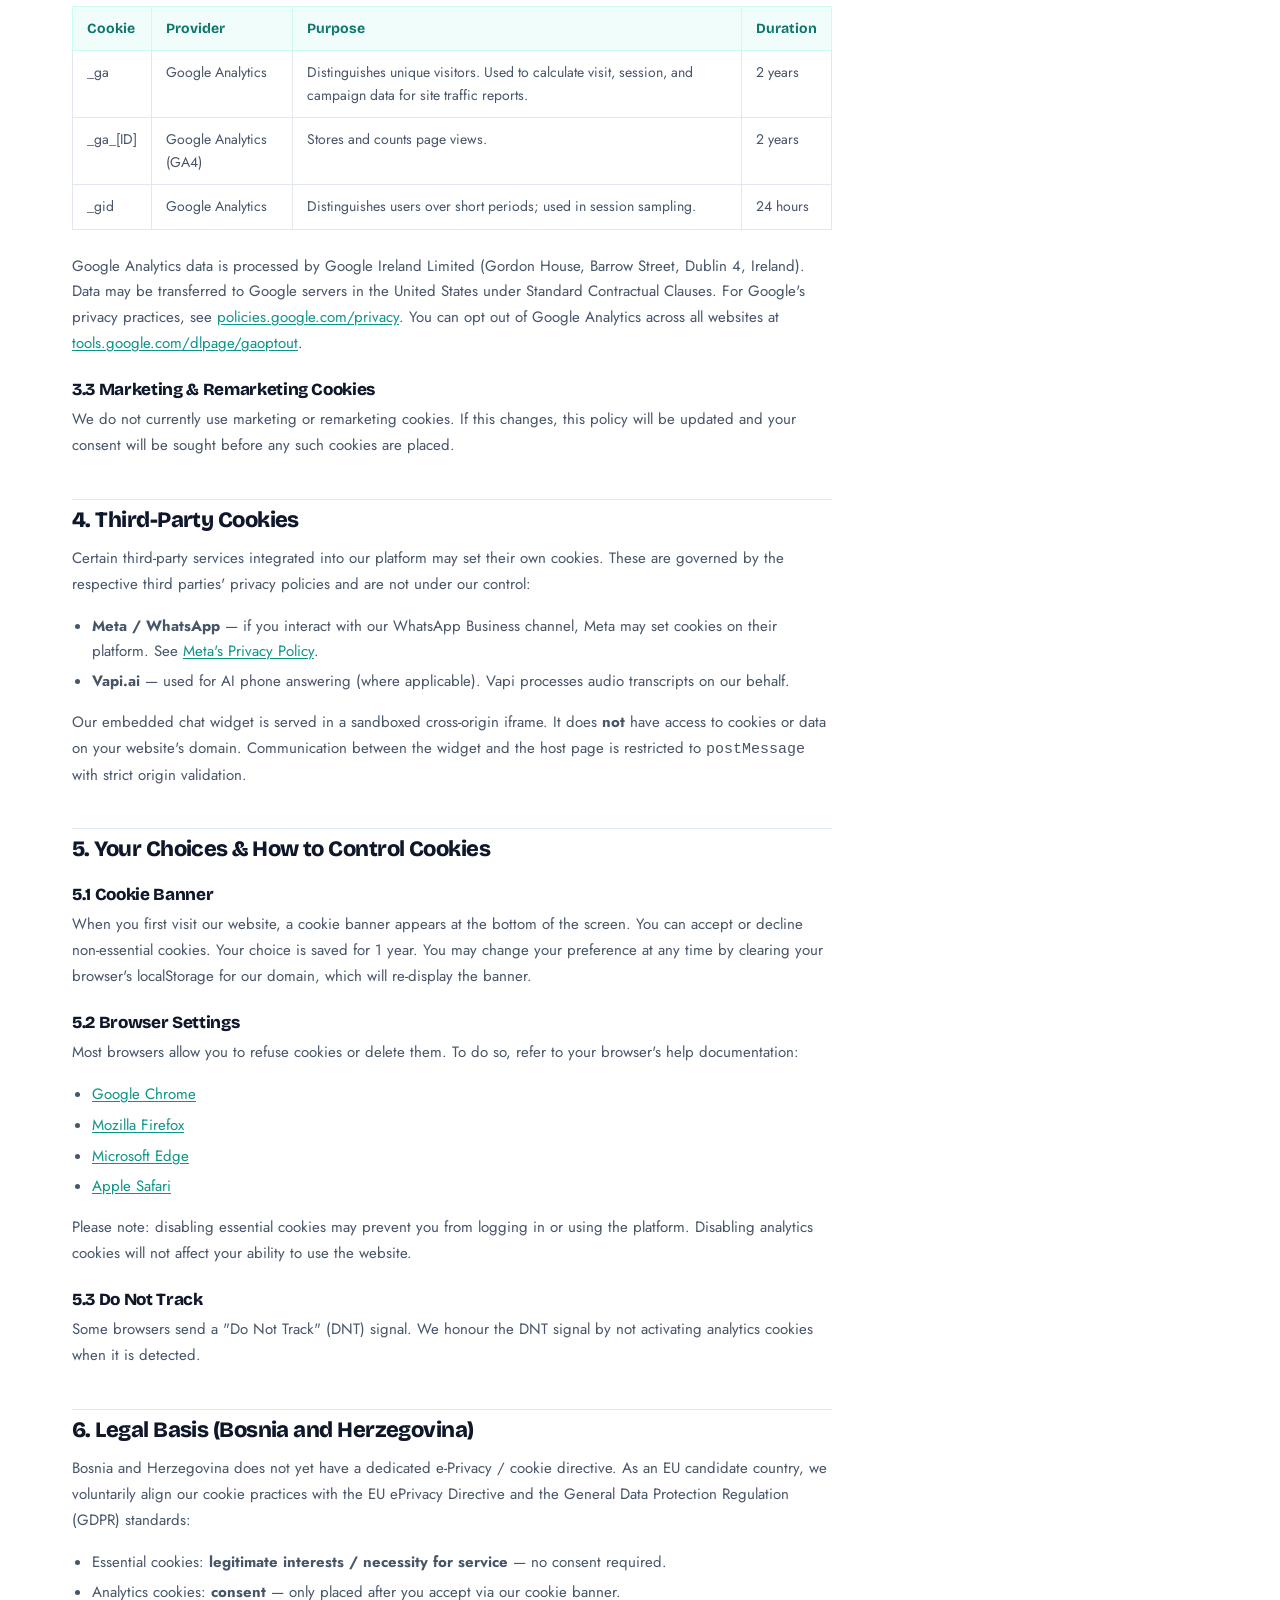
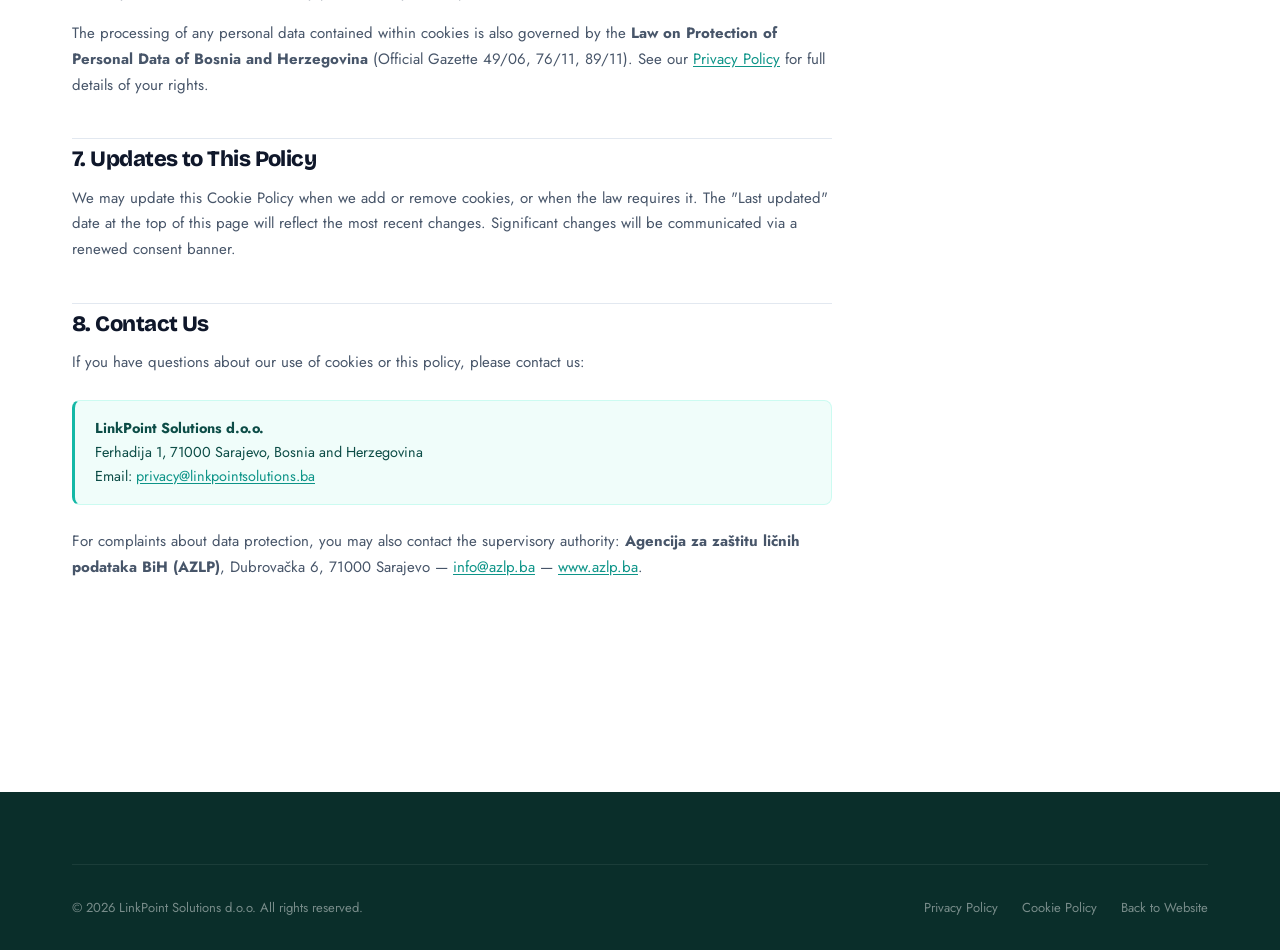
<file: cookie-policy.html>
<!DOCTYPE html>
<html lang="en">
<head>
  <meta charset="UTF-8" />
  <meta name="viewport" content="width=device-width, initial-scale=1.0" />
  <title>Cookie Policy — LinkPoint Solutions</title>
  <meta name="description" content="Cookie Policy for LinkPoint Solutions d.o.o., Sarajevo, Bosnia and Herzegovina." />
  <link rel="preconnect" href="https://fonts.googleapis.com" />
  <link rel="preconnect" href="https://fonts.gstatic.com" crossorigin />
  <link href="https://fonts.googleapis.com/css2?family=Bricolage+Grotesque:opsz,wght@12..96,400;12..96,600;12..96,700;12..96,800&family=Jost:wght@300;400;500;600&display=swap" rel="stylesheet" />
  <link rel="stylesheet" href="style.css" />
  <style>
    .nav { background: rgba(255,255,255,.97); box-shadow: 0 1px 0 var(--gray-200); }
    .nav-logo { color: var(--t-900); }
    .nav-link  { color: var(--gray-600); }
    .nav-link:hover { color: var(--t-700); background: var(--t-50); }
    .nav-toggle span { background: var(--gray-700); }
  </style>
</head>
<body>

<!-- Navigation -->
<nav class="nav" id="mainNav" aria-label="Main navigation">
  <div class="container nav-inner">
    <a href="index.html" class="nav-logo">
      <svg width="30" height="28" viewBox="0 0 30 28" fill="none" aria-hidden="true">
        <circle cx="4"  cy="24" r="3.5" fill="currentColor" opacity=".75"/>
        <circle cx="15" cy="5"  r="3.5" fill="currentColor"/>
        <circle cx="26" cy="24" r="3.5" fill="currentColor" opacity=".75"/>
        <polyline points="4,24 15,5 26,24" stroke="currentColor" stroke-width="2.2" stroke-linejoin="miter" fill="none"/>
      </svg>
      LinkPoint
    </a>
    <ul class="nav-links" role="list">
      <li><a href="index.html#services"    class="nav-link">Services</a></li>
      <li><a href="index.html#pricing"     class="nav-link">Pricing</a></li>
      <li><a href="index.html#faq"         class="nav-link">FAQ</a></li>
    </ul>
    <div class="nav-cta">
      <a href="index.html#contact" class="btn btn-primary">Get Started</a>
    </div>
    <button class="nav-toggle" id="navToggle" aria-label="Toggle menu" aria-expanded="false">
      <span></span><span></span><span></span>
    </button>
  </div>
</nav>

<!-- Mobile drawer -->
<div class="nav-drawer" id="navDrawer">
  <a href="index.html#services"   class="nav-link">Services</a>
  <a href="index.html#pricing"    class="nav-link">Pricing</a>
  <a href="index.html#faq"        class="nav-link">FAQ</a>
  <div class="nav-cta"><a href="index.html#contact" class="btn btn-primary btn-lg">Get Started</a></div>
</div>

<!-- Page Header -->
<section class="legal-hero">
  <div class="container">
    <h1>Cookie Policy</h1>
    <p>Last updated: 10 September 2026 &nbsp;·&nbsp; Effective: 10 September 2026</p>
  </div>
</section>

<!-- Content -->
<main class="section" style="padding-top:3rem;">
  <div class="container">
    <div class="legal-content">

      <div class="info-box">
        This Cookie Policy explains how LinkPoint Solutions d.o.o. uses cookies and
        similar technologies on <strong>linkpointsolutions.ba</strong>. It should be read
        alongside our <a href="privacy-policy.html">Privacy Policy</a>. By using our website,
        you agree to our use of essential cookies. For non-essential cookies, we ask for
        your consent via our cookie banner.
      </div>

      <h2>1. What Are Cookies?</h2>
      <p>
        Cookies are small text files stored on your device (computer, tablet, or mobile)
        when you visit a website. They allow the website to recognise your device on
        future visits and remember certain information — such as your login status or
        preferences.
      </p>
      <p>
        Similar technologies include <strong>localStorage</strong> (used by our chat widget
        to remember session tokens), <strong>sessionStorage</strong>, and server-side session
        identifiers stored in HTTP cookies. This policy covers all such technologies.
      </p>

      <h2>2. Why We Use Cookies</h2>
      <p>We use cookies and similar technologies for the following purposes:</p>
      <ul>
        <li><strong>Essential operation</strong> — to keep you logged in, protect your session,
            and ensure the platform functions correctly.</li>
        <li><strong>Preference memory</strong> — to remember your cookie consent choice so
            we don't ask repeatedly.</li>
        <li><strong>Analytics</strong> — to understand how visitors use our website so we can
            improve it. We use aggregate, anonymised data for this purpose.</li>
        <li><strong>Performance</strong> — to identify and resolve technical issues.</li>
      </ul>

      <h2>3. Types of Cookies We Use</h2>

      <h3>3.1 Essential Cookies</h3>
      <p>
        These cookies are strictly necessary for the website and platform to function. They
        cannot be disabled without breaking core functionality. No consent is required for
        essential cookies under applicable law.
      </p>

      <table>
        <thead>
          <tr>
            <th>Cookie / Key</th>
            <th>Purpose</th>
            <th>Duration</th>
            <th>Type</th>
          </tr>
        </thead>
        <tbody>
          <tr>
            <td>lp_session</td>
            <td>Authenticated session token for platform users (agents, admins, partner accounts). Stored in an httpOnly cookie to prevent JavaScript access.</td>
            <td>Session (browser close)</td>
            <td>Essential</td>
          </tr>
          <tr>
            <td>lp_consent</td>
            <td>Records your cookie consent choice (accepted / declined) so the banner is not shown on every visit.</td>
            <td>1 year</td>
            <td>Essential (functional)</td>
          </tr>
          <tr>
            <td>lp_widget_[token]</td>
            <td>Stores the anonymous conversation session token for the embedded chat widget (localStorage on partner websites). Scoped to each partner's embed token.</td>
            <td>Session / 30 days</td>
            <td>Essential</td>
          </tr>
        </tbody>
      </table>

      <h3>3.2 Analytics Cookies</h3>
      <p>
        These cookies help us understand how visitors use our website. All data is
        pseudonymised and aggregated. They are only set if you <strong>accept</strong>
        cookies via our banner.
      </p>

      <table>
        <thead>
          <tr>
            <th>Cookie</th>
            <th>Provider</th>
            <th>Purpose</th>
            <th>Duration</th>
          </tr>
        </thead>
        <tbody>
          <tr>
            <td>_ga</td>
            <td>Google Analytics</td>
            <td>Distinguishes unique visitors. Used to calculate visit, session, and campaign data for site traffic reports.</td>
            <td>2 years</td>
          </tr>
          <tr>
            <td>_ga_[ID]</td>
            <td>Google Analytics (GA4)</td>
            <td>Stores and counts page views.</td>
            <td>2 years</td>
          </tr>
          <tr>
            <td>_gid</td>
            <td>Google Analytics</td>
            <td>Distinguishes users over short periods; used in session sampling.</td>
            <td>24 hours</td>
          </tr>
        </tbody>
      </table>

      <p>
        Google Analytics data is processed by Google Ireland Limited (Gordon House, Barrow
        Street, Dublin 4, Ireland). Data may be transferred to Google servers in the United
        States under Standard Contractual Clauses. For Google's privacy practices, see
        <a href="https://policies.google.com/privacy" target="_blank" rel="noopener noreferrer">policies.google.com/privacy</a>.
        You can opt out of Google Analytics across all websites at
        <a href="https://tools.google.com/dlpage/gaoptout" target="_blank" rel="noopener noreferrer">tools.google.com/dlpage/gaoptout</a>.
      </p>

      <h3>3.3 Marketing &amp; Remarketing Cookies</h3>
      <p>
        We do not currently use marketing or remarketing cookies. If this changes, this
        policy will be updated and your consent will be sought before any such cookies
        are placed.
      </p>

      <h2>4. Third-Party Cookies</h2>
      <p>
        Certain third-party services integrated into our platform may set their own cookies.
        These are governed by the respective third parties' privacy policies and are not
        under our control:
      </p>
      <ul>
        <li>
          <strong>Meta / WhatsApp</strong> — if you interact with our WhatsApp Business channel,
          Meta may set cookies on their platform. See
          <a href="https://www.facebook.com/policy.php" target="_blank" rel="noopener noreferrer">Meta's Privacy Policy</a>.
        </li>
        <li>
          <strong>Vapi.ai</strong> — used for AI phone answering (where applicable). Vapi
          processes audio transcripts on our behalf.
        </li>
      </ul>
      <p>
        Our embedded chat widget is served in a sandboxed cross-origin iframe. It does
        <strong>not</strong> have access to cookies or data on your website's domain.
        Communication between the widget and the host page is restricted to
        <code>postMessage</code> with strict origin validation.
      </p>

      <h2>5. Your Choices &amp; How to Control Cookies</h2>

      <h3>5.1 Cookie Banner</h3>
      <p>
        When you first visit our website, a cookie banner appears at the bottom of the screen.
        You can accept or decline non-essential cookies. Your choice is saved for 1 year.
        You may change your preference at any time by clearing your browser's localStorage
        for our domain, which will re-display the banner.
      </p>

      <h3>5.2 Browser Settings</h3>
      <p>
        Most browsers allow you to refuse cookies or delete them. To do so, refer to your
        browser's help documentation:
      </p>
      <ul>
        <li><a href="https://support.google.com/chrome/answer/95647" target="_blank" rel="noopener noreferrer">Google Chrome</a></li>
        <li><a href="https://support.mozilla.org/en-US/kb/cookies-information-websites-store-on-your-computer" target="_blank" rel="noopener noreferrer">Mozilla Firefox</a></li>
        <li><a href="https://support.microsoft.com/en-us/windows/microsoft-edge-browsing-data-and-privacy" target="_blank" rel="noopener noreferrer">Microsoft Edge</a></li>
        <li><a href="https://support.apple.com/en-gb/guide/safari/sfri11471/mac" target="_blank" rel="noopener noreferrer">Apple Safari</a></li>
      </ul>
      <p>
        Please note: disabling essential cookies may prevent you from logging in or using
        the platform. Disabling analytics cookies will not affect your ability to use the
        website.
      </p>

      <h3>5.3 Do Not Track</h3>
      <p>
        Some browsers send a "Do Not Track" (DNT) signal. We honour the DNT signal by
        not activating analytics cookies when it is detected.
      </p>

      <h2>6. Legal Basis (Bosnia and Herzegovina)</h2>
      <p>
        Bosnia and Herzegovina does not yet have a dedicated e-Privacy / cookie directive.
        As an EU candidate country, we voluntarily align our cookie practices with the
        EU ePrivacy Directive and the General Data Protection Regulation (GDPR) standards:
      </p>
      <ul>
        <li>Essential cookies: <strong>legitimate interests / necessity for service</strong>
            — no consent required.</li>
        <li>Analytics cookies: <strong>consent</strong> — only placed after you accept via
            our cookie banner.</li>
      </ul>
      <p>
        The processing of any personal data contained within cookies is also governed by
        the <strong>Law on Protection of Personal Data of Bosnia and Herzegovina</strong>
        (Official Gazette 49/06, 76/11, 89/11). See our
        <a href="privacy-policy.html">Privacy Policy</a> for full details of your rights.
      </p>

      <h2>7. Updates to This Policy</h2>
      <p>
        We may update this Cookie Policy when we add or remove cookies, or when the law
        requires it. The "Last updated" date at the top of this page will reflect the most
        recent changes. Significant changes will be communicated via a renewed consent
        banner.
      </p>

      <h2>8. Contact Us</h2>
      <p>
        If you have questions about our use of cookies or this policy, please contact us:
      </p>
      <div class="info-box">
        <strong>LinkPoint Solutions d.o.o.</strong><br>
        Ferhadija 1, 71000 Sarajevo, Bosnia and Herzegovina<br>
        Email: <a href="mailto:privacy@linkpointsolutions.ba">privacy@linkpointsolutions.ba</a>
      </div>
      <p>
        For complaints about data protection, you may also contact the supervisory authority:
        <strong>Agencija za zaštitu ličnih podataka BiH (AZLP)</strong>,
        Dubrovačka 6, 71000 Sarajevo — <a href="mailto:info@azlp.ba">info@azlp.ba</a> —
        <a href="https://www.azlp.ba" target="_blank" rel="noopener noreferrer">www.azlp.ba</a>.
      </p>

    </div>
  </div>
</main>

<!-- Footer -->
<footer class="footer">
  <div class="container">
    <div class="footer-bottom" style="padding-top:2rem;border-top:1px solid rgba(255,255,255,.07);">
      <span>© 2026 LinkPoint Solutions d.o.o. All rights reserved.</span>
      <div class="footer-legal">
        <a href="privacy-policy.html">Privacy Policy</a>
        <a href="cookie-policy.html">Cookie Policy</a>
        <a href="index.html">Back to Website</a>
      </div>
    </div>
  </div>
</footer>

<script>
(function () {
  var toggle = document.getElementById('navToggle');
  var drawer = document.getElementById('navDrawer');
  if (toggle && drawer) {
    toggle.addEventListener('click', function () {
      var open = drawer.classList.toggle('open');
      toggle.classList.toggle('open', open);
      toggle.setAttribute('aria-expanded', open);
    });
  }
}());
</script>
</body>
</html>
</file>
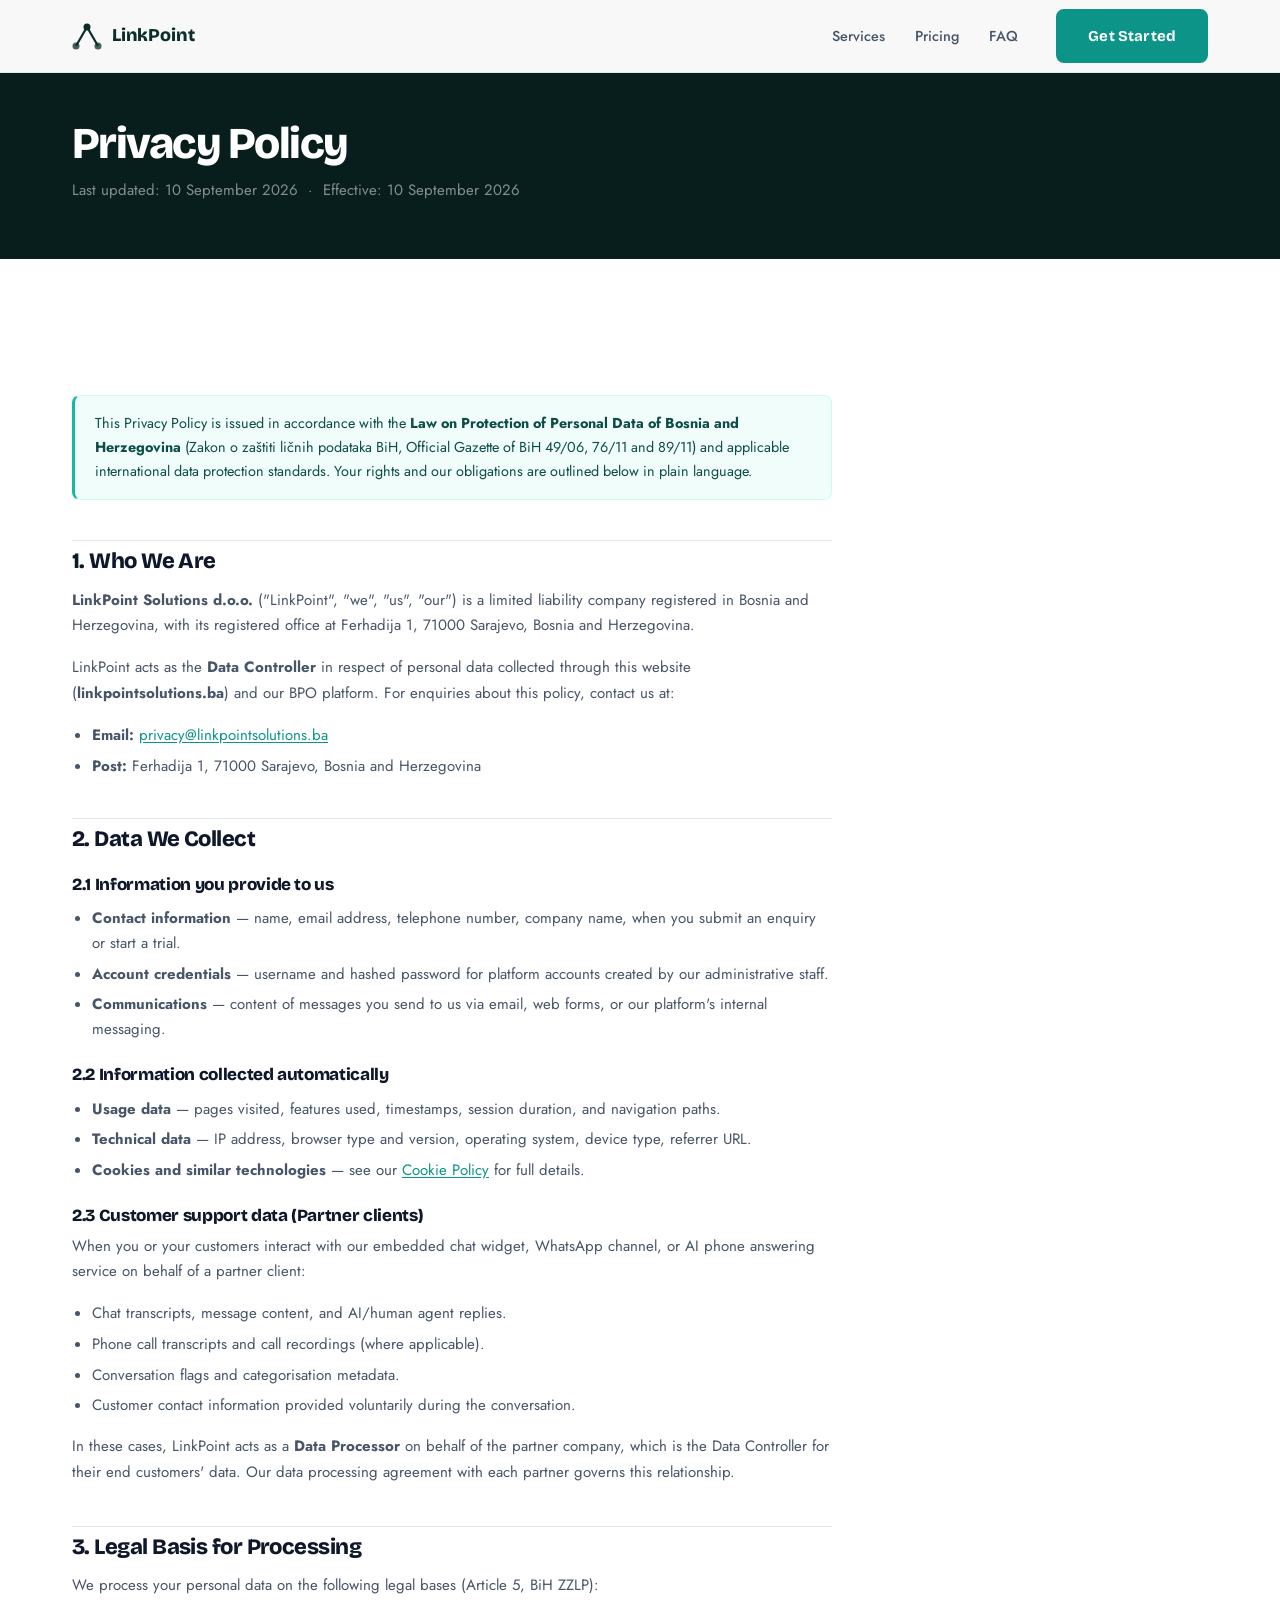
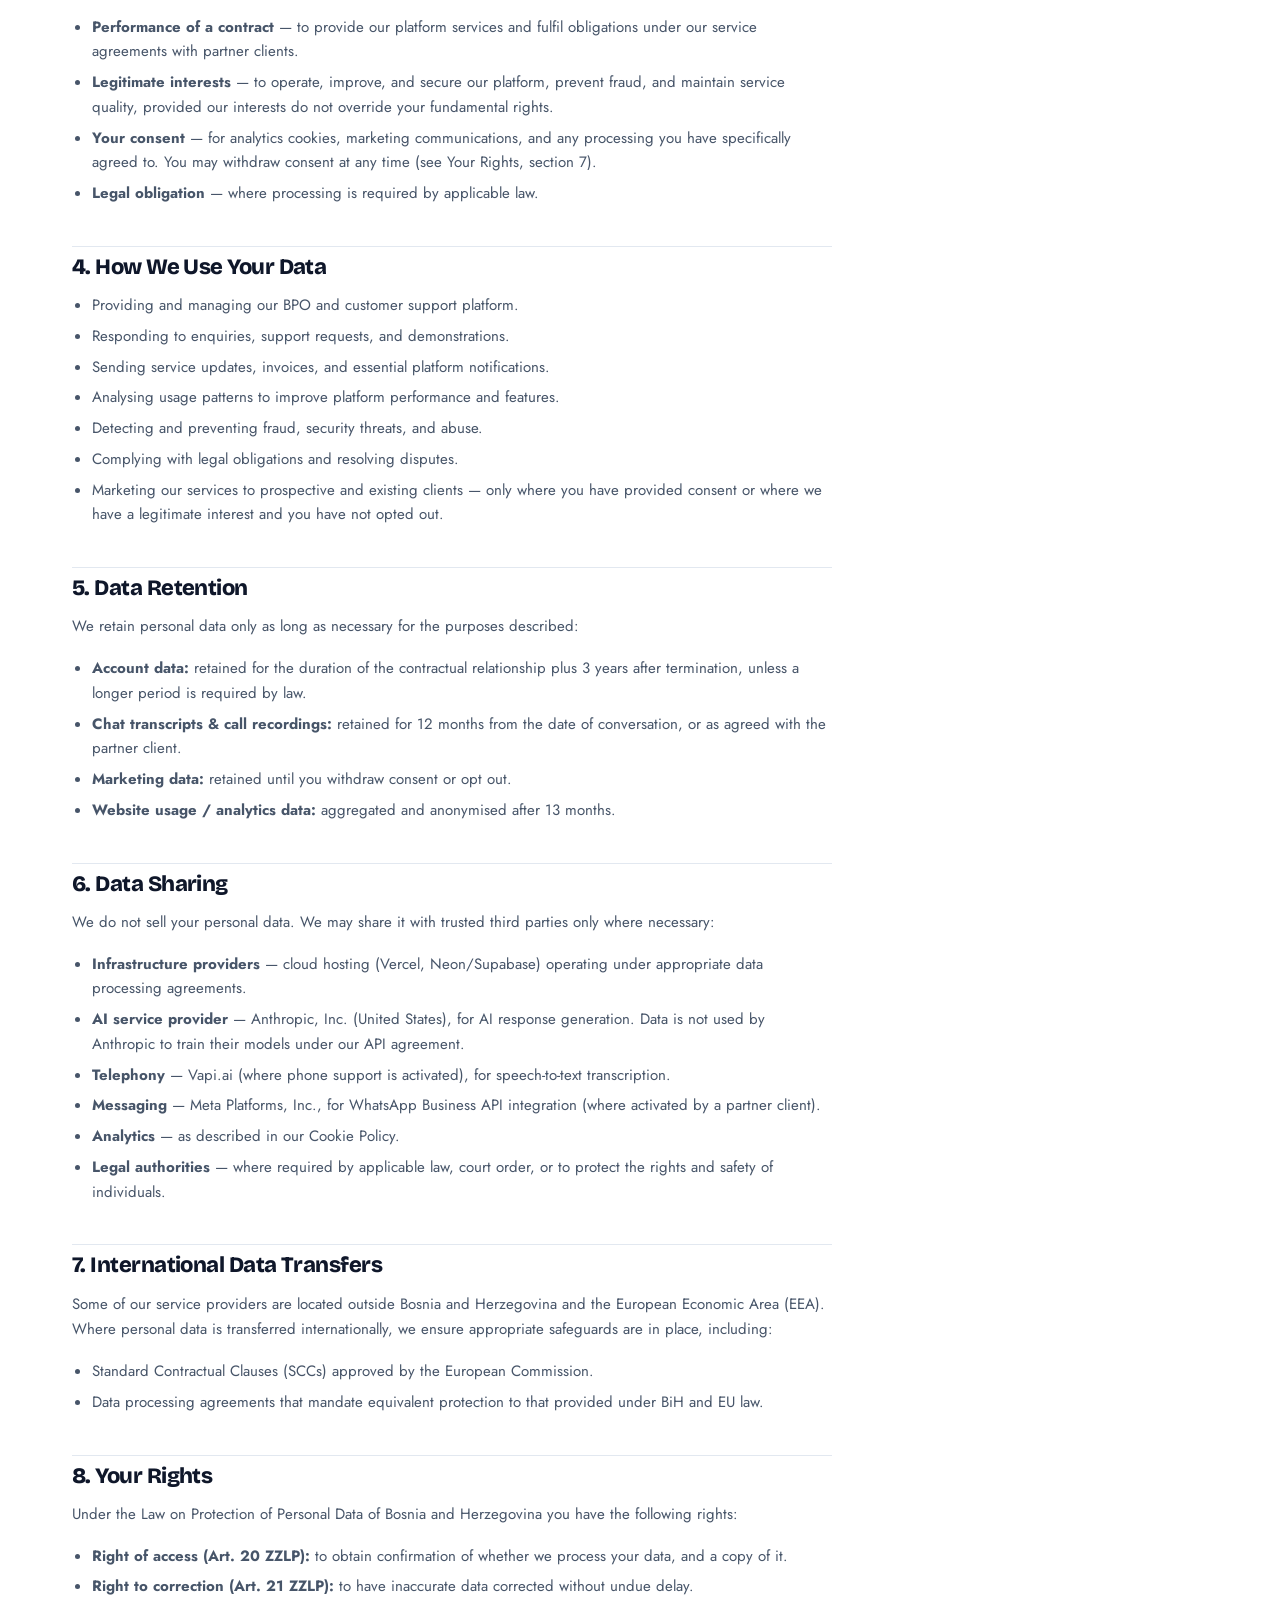
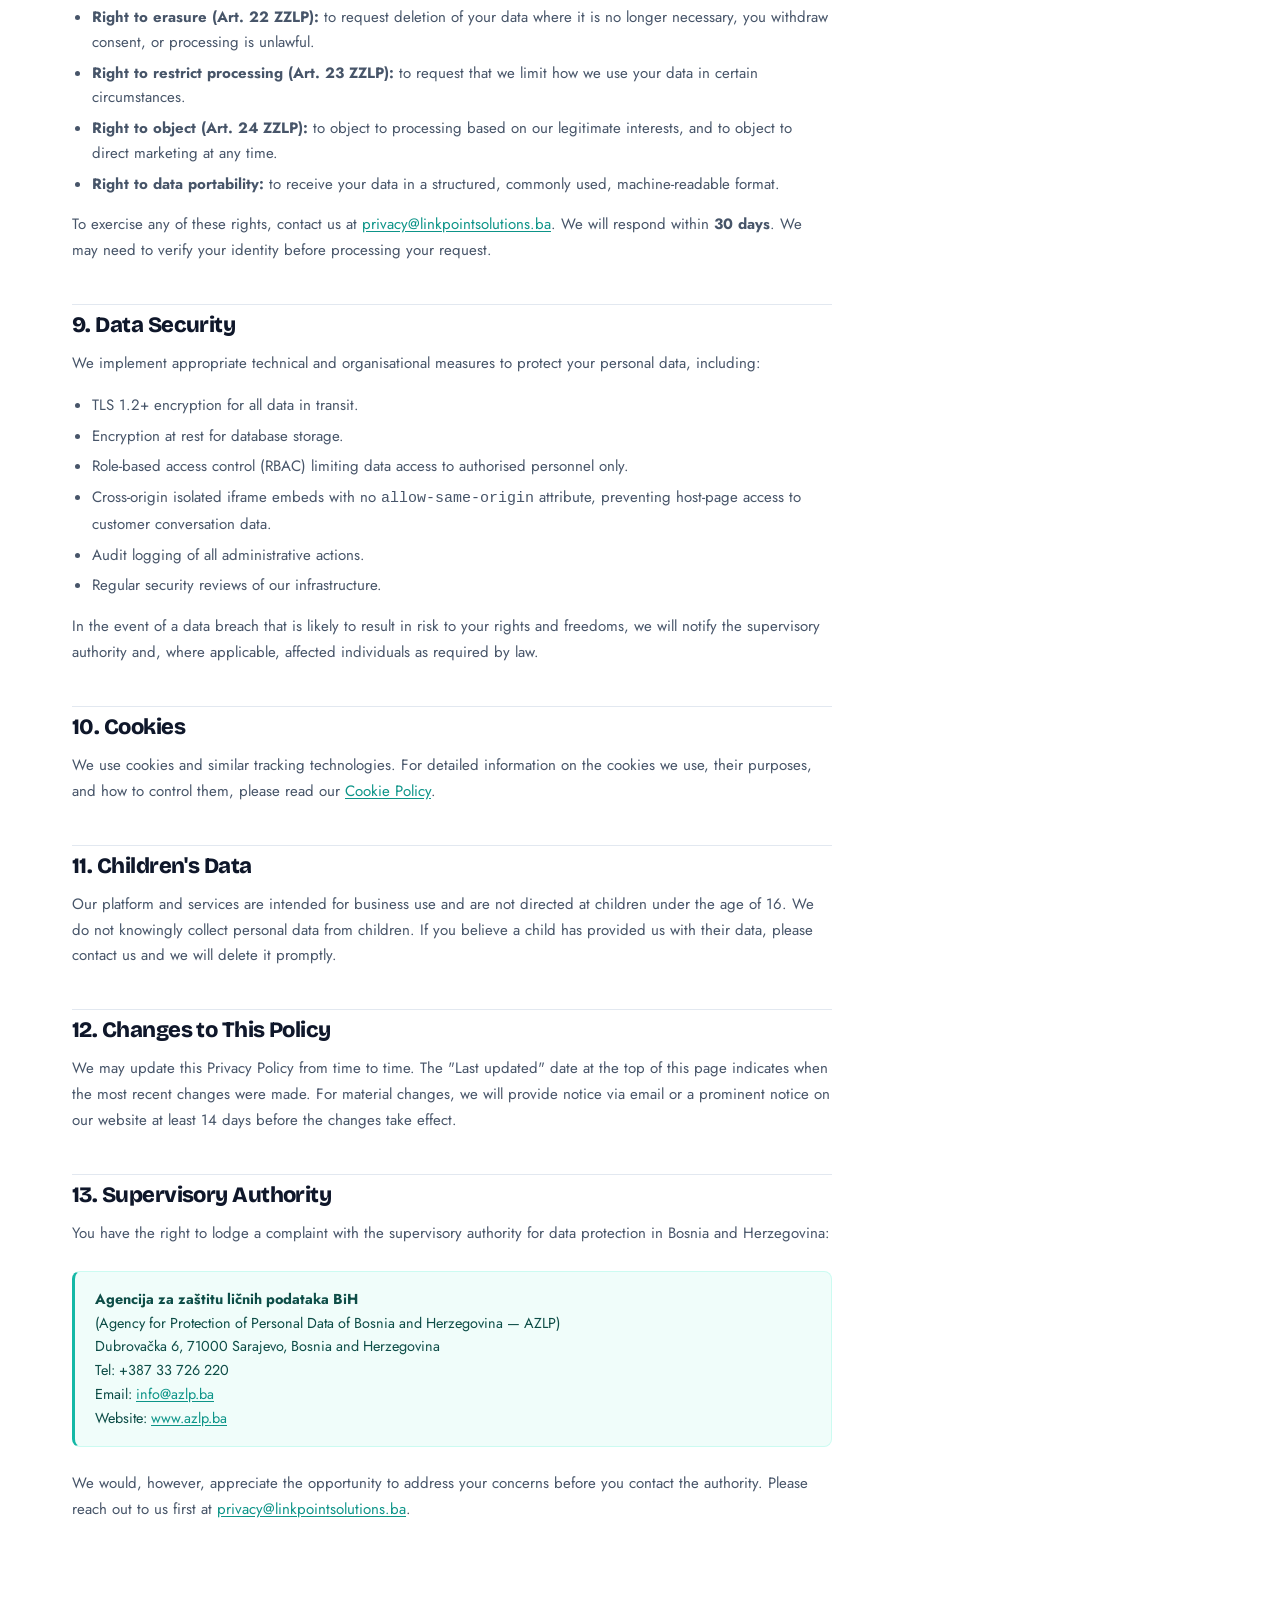
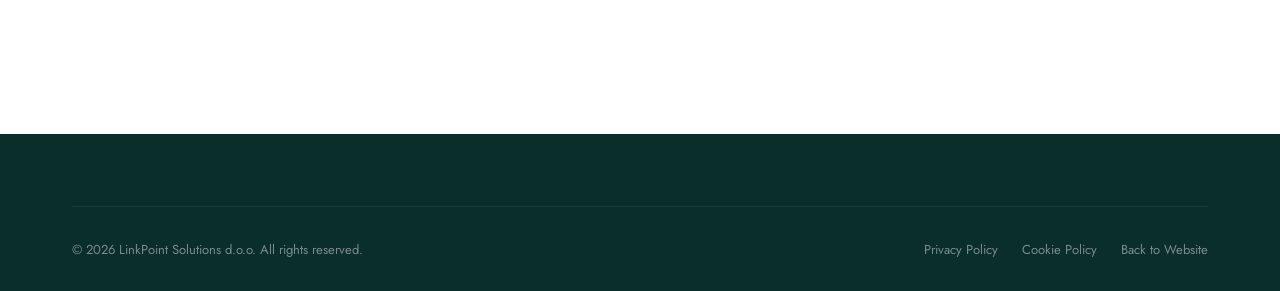
<file: privacy-policy.html>
<!DOCTYPE html>
<html lang="en">
<head>
  <meta charset="UTF-8" />
  <meta name="viewport" content="width=device-width, initial-scale=1.0" />
  <title>Privacy Policy — LinkPoint Solutions</title>
  <meta name="description" content="Privacy Policy for LinkPoint Solutions d.o.o., based in Sarajevo, Bosnia and Herzegovina." />
  <link rel="preconnect" href="https://fonts.googleapis.com" />
  <link rel="preconnect" href="https://fonts.gstatic.com" crossorigin />
  <link href="https://fonts.googleapis.com/css2?family=Bricolage+Grotesque:opsz,wght@12..96,400;12..96,600;12..96,700;12..96,800&family=Jost:wght@300;400;500;600&display=swap" rel="stylesheet" />
  <link rel="stylesheet" href="style.css" />
  <style>
    /* Policy pages: nav always white */
    .nav { background: rgba(255,255,255,.97); box-shadow: 0 1px 0 var(--gray-200); }
    .nav-logo { color: var(--t-900); }
    .nav-link  { color: var(--gray-600); }
    .nav-link:hover { color: var(--t-700); background: var(--t-50); }
    .nav-toggle span { background: var(--gray-700); }
  </style>
</head>
<body>

<!-- Navigation -->
<nav class="nav" id="mainNav" aria-label="Main navigation">
  <div class="container nav-inner">
    <a href="index.html" class="nav-logo">
      <svg width="30" height="28" viewBox="0 0 30 28" fill="none" aria-hidden="true">
        <circle cx="4"  cy="24" r="3.5" fill="currentColor" opacity=".75"/>
        <circle cx="15" cy="5"  r="3.5" fill="currentColor"/>
        <circle cx="26" cy="24" r="3.5" fill="currentColor" opacity=".75"/>
        <polyline points="4,24 15,5 26,24" stroke="currentColor" stroke-width="2.2" stroke-linejoin="miter" fill="none"/>
      </svg>
      LinkPoint
    </a>
    <ul class="nav-links" role="list">
      <li><a href="index.html#services"     class="nav-link">Services</a></li>
      <li><a href="index.html#pricing"      class="nav-link">Pricing</a></li>
      <li><a href="index.html#faq"          class="nav-link">FAQ</a></li>
    </ul>
    <div class="nav-cta">
      <a href="index.html#contact" class="btn btn-primary">Get Started</a>
    </div>
    <button class="nav-toggle" id="navToggle" aria-label="Toggle menu" aria-expanded="false">
      <span></span><span></span><span></span>
    </button>
  </div>
</nav>

<!-- Mobile drawer -->
<div class="nav-drawer" id="navDrawer">
  <a href="index.html#services"    class="nav-link">Services</a>
  <a href="index.html#pricing"     class="nav-link">Pricing</a>
  <a href="index.html#faq"         class="nav-link">FAQ</a>
  <div class="nav-cta"><a href="index.html#contact" class="btn btn-primary btn-lg">Get Started</a></div>
</div>

<!-- Page Header -->
<section class="legal-hero">
  <div class="container">
    <h1>Privacy Policy</h1>
    <p>Last updated: 10 September 2026 &nbsp;·&nbsp; Effective: 10 September 2026</p>
  </div>
</section>

<!-- Content -->
<main class="section" style="padding-top:3rem;">
  <div class="container">
    <div class="legal-content">

      <div class="info-box">
        This Privacy Policy is issued in accordance with the <strong>Law on Protection of Personal Data
        of Bosnia and Herzegovina</strong> (Zakon o zaštiti ličnih podataka BiH, Official Gazette
        of BiH 49/06, 76/11 and 89/11) and applicable international data protection standards.
        Your rights and our obligations are outlined below in plain language.
      </div>

      <h2>1. Who We Are</h2>
      <p>
        <strong>LinkPoint Solutions d.o.o.</strong> ("LinkPoint", "we", "us", "our") is a limited
        liability company registered in Bosnia and Herzegovina, with its registered office at
        Ferhadija 1, 71000 Sarajevo, Bosnia and Herzegovina.
      </p>
      <p>
        LinkPoint acts as the <strong>Data Controller</strong> in respect of personal data collected
        through this website (<strong>linkpointsolutions.ba</strong>) and our BPO platform. For
        enquiries about this policy, contact us at:
      </p>
      <ul>
        <li><strong>Email:</strong> <a href="mailto:privacy@linkpointsolutions.ba">privacy@linkpointsolutions.ba</a></li>
        <li><strong>Post:</strong> Ferhadija 1, 71000 Sarajevo, Bosnia and Herzegovina</li>
      </ul>

      <h2>2. Data We Collect</h2>

      <h3>2.1 Information you provide to us</h3>
      <ul>
        <li><strong>Contact information</strong> — name, email address, telephone number, company
            name, when you submit an enquiry or start a trial.</li>
        <li><strong>Account credentials</strong> — username and hashed password for platform
            accounts created by our administrative staff.</li>
        <li><strong>Communications</strong> — content of messages you send to us via email,
            web forms, or our platform's internal messaging.</li>
      </ul>

      <h3>2.2 Information collected automatically</h3>
      <ul>
        <li><strong>Usage data</strong> — pages visited, features used, timestamps, session
            duration, and navigation paths.</li>
        <li><strong>Technical data</strong> — IP address, browser type and version, operating
            system, device type, referrer URL.</li>
        <li><strong>Cookies and similar technologies</strong> — see our
            <a href="cookie-policy.html">Cookie Policy</a> for full details.</li>
      </ul>

      <h3>2.3 Customer support data (Partner clients)</h3>
      <p>
        When you or your customers interact with our embedded chat widget, WhatsApp channel,
        or AI phone answering service on behalf of a partner client:
      </p>
      <ul>
        <li>Chat transcripts, message content, and AI/human agent replies.</li>
        <li>Phone call transcripts and call recordings (where applicable).</li>
        <li>Conversation flags and categorisation metadata.</li>
        <li>Customer contact information provided voluntarily during the conversation.</li>
      </ul>
      <p>
        In these cases, LinkPoint acts as a <strong>Data Processor</strong> on behalf of the
        partner company, which is the Data Controller for their end customers' data.
        Our data processing agreement with each partner governs this relationship.
      </p>

      <h2>3. Legal Basis for Processing</h2>
      <p>We process your personal data on the following legal bases (Article 5, BiH ZZLP):</p>
      <ul>
        <li><strong>Performance of a contract</strong> — to provide our platform services and
            fulfil obligations under our service agreements with partner clients.</li>
        <li><strong>Legitimate interests</strong> — to operate, improve, and secure our platform,
            prevent fraud, and maintain service quality, provided our interests do not override
            your fundamental rights.</li>
        <li><strong>Your consent</strong> — for analytics cookies, marketing communications,
            and any processing you have specifically agreed to. You may withdraw consent at
            any time (see Your Rights, section 7).</li>
        <li><strong>Legal obligation</strong> — where processing is required by applicable law.</li>
      </ul>

      <h2>4. How We Use Your Data</h2>
      <ul>
        <li>Providing and managing our BPO and customer support platform.</li>
        <li>Responding to enquiries, support requests, and demonstrations.</li>
        <li>Sending service updates, invoices, and essential platform notifications.</li>
        <li>Analysing usage patterns to improve platform performance and features.</li>
        <li>Detecting and preventing fraud, security threats, and abuse.</li>
        <li>Complying with legal obligations and resolving disputes.</li>
        <li>Marketing our services to prospective and existing clients — only where you
            have provided consent or where we have a legitimate interest and you have not
            opted out.</li>
      </ul>

      <h2>5. Data Retention</h2>
      <p>We retain personal data only as long as necessary for the purposes described:</p>
      <ul>
        <li><strong>Account data:</strong> retained for the duration of the contractual
            relationship plus 3 years after termination, unless a longer period is required
            by law.</li>
        <li><strong>Chat transcripts &amp; call recordings:</strong> retained for 12 months
            from the date of conversation, or as agreed with the partner client.</li>
        <li><strong>Marketing data:</strong> retained until you withdraw consent or opt out.</li>
        <li><strong>Website usage / analytics data:</strong> aggregated and anonymised after
            13 months.</li>
      </ul>

      <h2>6. Data Sharing</h2>
      <p>
        We do not sell your personal data. We may share it with trusted third parties
        only where necessary:
      </p>
      <ul>
        <li><strong>Infrastructure providers</strong> — cloud hosting (Vercel, Neon/Supabase)
            operating under appropriate data processing agreements.</li>
        <li><strong>AI service provider</strong> — Anthropic, Inc. (United States), for AI
            response generation. Data is not used by Anthropic to train their models under
            our API agreement.</li>
        <li><strong>Telephony</strong> — Vapi.ai (where phone support is activated), for
            speech-to-text transcription.</li>
        <li><strong>Messaging</strong> — Meta Platforms, Inc., for WhatsApp Business API
            integration (where activated by a partner client).</li>
        <li><strong>Analytics</strong> — as described in our Cookie Policy.</li>
        <li><strong>Legal authorities</strong> — where required by applicable law, court order,
            or to protect the rights and safety of individuals.</li>
      </ul>

      <h2>7. International Data Transfers</h2>
      <p>
        Some of our service providers are located outside Bosnia and Herzegovina and the
        European Economic Area (EEA). Where personal data is transferred internationally,
        we ensure appropriate safeguards are in place, including:
      </p>
      <ul>
        <li>Standard Contractual Clauses (SCCs) approved by the European Commission.</li>
        <li>Data processing agreements that mandate equivalent protection to that provided
            under BiH and EU law.</li>
      </ul>

      <h2>8. Your Rights</h2>
      <p>
        Under the Law on Protection of Personal Data of Bosnia and Herzegovina you have the
        following rights:
      </p>
      <ul>
        <li><strong>Right of access (Art. 20 ZZLP):</strong> to obtain confirmation of whether
            we process your data, and a copy of it.</li>
        <li><strong>Right to correction (Art. 21 ZZLP):</strong> to have inaccurate data
            corrected without undue delay.</li>
        <li><strong>Right to erasure (Art. 22 ZZLP):</strong> to request deletion of your
            data where it is no longer necessary, you withdraw consent, or processing is
            unlawful.</li>
        <li><strong>Right to restrict processing (Art. 23 ZZLP):</strong> to request that
            we limit how we use your data in certain circumstances.</li>
        <li><strong>Right to object (Art. 24 ZZLP):</strong> to object to processing based
            on our legitimate interests, and to object to direct marketing at any time.</li>
        <li><strong>Right to data portability:</strong> to receive your data in a structured,
            commonly used, machine-readable format.</li>
      </ul>
      <p>
        To exercise any of these rights, contact us at
        <a href="mailto:privacy@linkpointsolutions.ba">privacy@linkpointsolutions.ba</a>.
        We will respond within <strong>30 days</strong>. We may need to verify your identity
        before processing your request.
      </p>

      <h2>9. Data Security</h2>
      <p>
        We implement appropriate technical and organisational measures to protect your personal
        data, including:
      </p>
      <ul>
        <li>TLS 1.2+ encryption for all data in transit.</li>
        <li>Encryption at rest for database storage.</li>
        <li>Role-based access control (RBAC) limiting data access to authorised personnel only.</li>
        <li>Cross-origin isolated iframe embeds with no <code>allow-same-origin</code> attribute,
            preventing host-page access to customer conversation data.</li>
        <li>Audit logging of all administrative actions.</li>
        <li>Regular security reviews of our infrastructure.</li>
      </ul>
      <p>
        In the event of a data breach that is likely to result in risk to your rights and
        freedoms, we will notify the supervisory authority and, where applicable, affected
        individuals as required by law.
      </p>

      <h2>10. Cookies</h2>
      <p>
        We use cookies and similar tracking technologies. For detailed information on the
        cookies we use, their purposes, and how to control them, please read our
        <a href="cookie-policy.html">Cookie Policy</a>.
      </p>

      <h2>11. Children's Data</h2>
      <p>
        Our platform and services are intended for business use and are not directed at
        children under the age of 16. We do not knowingly collect personal data from children.
        If you believe a child has provided us with their data, please contact us and we will
        delete it promptly.
      </p>

      <h2>12. Changes to This Policy</h2>
      <p>
        We may update this Privacy Policy from time to time. The "Last updated" date at the
        top of this page indicates when the most recent changes were made. For material
        changes, we will provide notice via email or a prominent notice on our website at
        least 14 days before the changes take effect.
      </p>

      <h2>13. Supervisory Authority</h2>
      <p>
        You have the right to lodge a complaint with the supervisory authority for data
        protection in Bosnia and Herzegovina:
      </p>
      <div class="info-box">
        <strong>Agencija za zaštitu ličnih podataka BiH</strong><br>
        (Agency for Protection of Personal Data of Bosnia and Herzegovina — AZLP)<br>
        Dubrovačka 6, 71000 Sarajevo, Bosnia and Herzegovina<br>
        Tel: +387 33 726 220<br>
        Email: <a href="mailto:info@azlp.ba">info@azlp.ba</a><br>
        Website: <a href="https://www.azlp.ba" target="_blank" rel="noopener noreferrer">www.azlp.ba</a>
      </div>
      <p>
        We would, however, appreciate the opportunity to address your concerns before you
        contact the authority. Please reach out to us first at
        <a href="mailto:privacy@linkpointsolutions.ba">privacy@linkpointsolutions.ba</a>.
      </p>

    </div>
  </div>
</main>

<!-- Footer -->
<footer class="footer">
  <div class="container">
    <div class="footer-bottom" style="padding-top:2rem;border-top:1px solid rgba(255,255,255,.07);">
      <span>© 2026 LinkPoint Solutions d.o.o. All rights reserved.</span>
      <div class="footer-legal">
        <a href="privacy-policy.html">Privacy Policy</a>
        <a href="cookie-policy.html">Cookie Policy</a>
        <a href="index.html">Back to Website</a>
      </div>
    </div>
  </div>
</footer>

<script>
(function () {
  var toggle = document.getElementById('navToggle');
  var drawer = document.getElementById('navDrawer');
  if (toggle && drawer) {
    toggle.addEventListener('click', function () {
      var open = drawer.classList.toggle('open');
      toggle.classList.toggle('open', open);
      toggle.setAttribute('aria-expanded', open);
    });
  }
}());
</script>
</body>
</html>
</file>
<file: style.css>
/* ============================================================
   LinkPoint Solutions — style.css
   Teal / White · Dark Mode Toggle · Professional B2B BPO
   ============================================================ */

/* ── 1. Design Tokens ──────────────────────────────────────── */
:root {
  /* Teal palette */
  --t-950: #071E1C;
  --t-900: #0A2E2A;
  --t-800: #0D4D47;
  --t-700: #0F766E;
  --t-600: #0D9488;
  --t-500: #14B8A6;
  --t-400: #2DD4BF;
  --t-300: #5EEAD4;
  --t-200: #99F6E4;
  --t-100: #CCFBF1;
  --t-50:  #F0FDFA;

  /* Neutral palette */
  --white:    #FFFFFF;
  --gray-50:  #F8FAFC;
  --gray-100: #F1F5F9;
  --gray-200: #E2E8F0;
  --gray-300: #CBD5E1;
  --gray-400: #94A3B8;
  --gray-500: #64748B;
  --gray-600: #475569;
  --gray-700: #334155;
  --gray-900: #0F172A;

  /* Semantic surfaces — light mode defaults */
  --bg-page:    #ffffff;
  --bg-surface: #F8FAFC;
  --bg-card:    #ffffff;
  --bg-accent:  #F0FDFA;
  --fg-base:    #475569;
  --fg-strong:  #0F172A;
  --fg-muted:   #64748B;
  --fg-faint:   #94A3B8;
  --bdr-base:   #E2E8F0;
  --bdr-subtle: #F1F5F9;
  --input-bg:   #F8FAFC;

  /* Typography */
  --ff-head: 'Bricolage Grotesque', sans-serif;
  --ff-body: 'Jost', sans-serif;

  /* Shadows */
  --shadow-xs: 0 1px 3px rgba(0,0,0,.06);
  --shadow-sm: 0 2px 8px rgba(0,0,0,.08);
  --shadow-md: 0 6px 20px rgba(0,0,0,.10);
  --shadow-lg: 0 16px 48px rgba(0,0,0,.13);

  /* Misc */
  --radius:    8px;
  --radius-lg: 16px;
  --nav-h:     72px;
  --ease:      cubic-bezier(.4,0,.2,1);
  --dur:       .22s;
}

/* ── 1a. Dark Mode Token Overrides ─────────────────────────── */
[data-theme="dark"] {
  --bg-page:    #0D1117;
  --bg-surface: #111827;
  --bg-card:    #1B2333;
  --bg-accent:  rgba(20,184,166,.07);
  --fg-base:    #94A3B8;
  --fg-strong:  #CBD5E1;
  --fg-muted:   rgba(148,163,184,.60);
  --fg-faint:   rgba(148,163,184,.35);
  --bdr-base:   rgba(255,255,255,.09);
  --bdr-subtle: rgba(255,255,255,.05);
  --input-bg:   rgba(255,255,255,.04);
  --shadow-sm:  0 2px 8px rgba(0,0,0,.30);
  --shadow-md:  0 6px 20px rgba(0,0,0,.40);
  --shadow-lg:  0 16px 48px rgba(0,0,0,.55);
}

/* ── 2. Reset ──────────────────────────────────────────────── */
*, *::before, *::after { box-sizing: border-box; margin: 0; padding: 0; }
html { scroll-behavior: smooth; -webkit-text-size-adjust: 100%; }

body {
  font-family: var(--ff-body);
  font-size: 1rem;
  line-height: 1.65;
  color: var(--fg-base);
  background: var(--bg-page);
  overflow-x: hidden;
  transition: background .3s var(--ease), color .3s var(--ease);
}

img, svg { display: block; max-width: 100%; }
a { color: inherit; text-decoration: none; }
ul, ol { list-style: none; }
button { cursor: pointer; border: none; background: none; font-family: inherit; }
input, textarea, select { font-family: inherit; }

/* ── 3. Typography ─────────────────────────────────────────── */
h1, h2, h3, h4, h5 {
  font-family: var(--ff-head);
  font-weight: 800;
  line-height: 1.1;
  color: var(--fg-strong);
  letter-spacing: -0.02em;
  transition: color .3s var(--ease);
}
h1 { font-size: clamp(2.75rem, 6.5vw, 5.25rem); letter-spacing: -0.035em; }
h2 { font-size: clamp(2rem, 4vw, 3.25rem); letter-spacing: -0.025em; }
h3 { font-size: clamp(1.2rem, 2.2vw, 1.5rem); }
p  { max-width: 66ch; }

/* ── 4. Layout ─────────────────────────────────────────────── */
.container {
  width: 100%;
  max-width: 1200px;
  margin: 0 auto;
  padding: 0 clamp(1.25rem, 4vw, 2rem);
}

.section { padding: clamp(4.5rem, 9vw, 8rem) 0; }

.label {
  display: inline-flex;
  align-items: center;
  gap: .5rem;
  font-family: var(--ff-head);
  font-size: .7rem;
  font-weight: 700;
  letter-spacing: .16em;
  text-transform: uppercase;
  color: var(--t-600);
  margin-bottom: 1rem;
}
.label::before {
  content: '';
  width: 24px; height: 2.5px;
  background: var(--t-500);
  border-radius: 2px;
  flex-shrink: 0;
}

.section-lead {
  font-size: 1.1rem;
  color: var(--fg-muted);
  line-height: 1.8;
  margin-top: .875rem;
  margin-bottom: 3rem;
  transition: color .3s var(--ease);
}

/* ── 5. Buttons ────────────────────────────────────────────── */
.btn {
  display: inline-flex;
  align-items: center;
  gap: .5rem;
  padding: .8125rem 1.875rem;
  font-family: var(--ff-head);
  font-size: .9375rem;
  font-weight: 700;
  letter-spacing: .01em;
  border-radius: var(--radius);
  transition:
    background var(--dur) var(--ease),
    box-shadow  var(--dur) var(--ease),
    transform   var(--dur) var(--ease),
    border-color var(--dur) var(--ease);
  white-space: nowrap;
  cursor: pointer;
}
.btn-lg { padding: 1rem 2.5rem; font-size: 1.0625rem; }

.btn-primary {
  background: var(--t-600);
  color: var(--white);
  border: 2px solid var(--t-600);
}
.btn-primary:hover {
  background: var(--t-700);
  border-color: var(--t-700);
  transform: translateY(-2px);
  box-shadow: 0 8px 28px rgba(13,148,136,.30);
}

.btn-ghost {
  border: 2px solid rgba(255,255,255,.40);
  color: var(--white);
  background: transparent;
}
.btn-ghost:hover {
  border-color: rgba(255,255,255,.80);
  background: rgba(255,255,255,.08);
}

.btn-outline {
  border: 2px solid var(--t-500);
  color: var(--t-700);
  background: transparent;
}
.btn-outline:hover {
  background: var(--t-50);
  border-color: var(--t-600);
}

/* ── 6. Navigation ─────────────────────────────────────────── */
.nav {
  position: fixed;
  top: 0; left: 0; right: 0;
  z-index: 200;
  height: var(--nav-h);
  transition: background .3s var(--ease), box-shadow .3s var(--ease);
}
.nav.scrolled {
  background: rgba(255,255,255,.90);
  backdrop-filter: blur(20px) saturate(200%);
  -webkit-backdrop-filter: blur(20px) saturate(200%);
  box-shadow: 0 1px 0 rgba(0,0,0,.06), 0 4px 24px rgba(0,0,0,.07);
}
[data-theme="dark"] .nav.scrolled {
  background: rgba(13,17,23,.92);
  backdrop-filter: blur(20px) saturate(180%);
  -webkit-backdrop-filter: blur(20px) saturate(180%);
  box-shadow: 0 1px 0 rgba(255,255,255,.05), 0 4px 24px rgba(0,0,0,.50);
}

.nav-inner {
  display: flex;
  align-items: center;
  height: 100%;
  gap: 1rem;
}

/* Logo */
.nav-logo {
  display: flex;
  align-items: center;
  gap: .625rem;
  font-family: var(--ff-head);
  font-weight: 800;
  font-size: 1.125rem;
  color: var(--white);
  letter-spacing: -0.01em;
  flex-shrink: 0;
  transition: color var(--dur);
}
.nav.scrolled .nav-logo { color: var(--t-900); }
[data-theme="dark"] .nav.scrolled .nav-logo { color: var(--t-200); }

/* Desktop links */
.nav-links {
  display: flex;
  align-items: center;
  gap: .125rem;
  margin-left: auto;
}
.nav-link {
  padding: .5rem .875rem;
  font-family: var(--ff-body);
  font-size: .9rem;
  font-weight: 500;
  color: rgba(255,255,255,.85);
  border-radius: var(--radius);
  transition: color var(--dur), background var(--dur);
}
.nav-link:hover { color: var(--white); background: rgba(255,255,255,.12); }
.nav.scrolled .nav-link { color: var(--gray-600); }
.nav.scrolled .nav-link:hover { color: var(--t-700); background: var(--t-50); }
[data-theme="dark"] .nav.scrolled .nav-link { color: rgba(148,163,184,.80); }
[data-theme="dark"] .nav.scrolled .nav-link:hover { color: var(--t-300); background: rgba(45,212,191,.08); }

/* Theme toggle */
.theme-toggle {
  width: 36px; height: 36px;
  border-radius: var(--radius);
  display: flex; align-items: center; justify-content: center;
  color: rgba(255,255,255,.75);
  transition: color var(--dur), background var(--dur);
  flex-shrink: 0;
}
.theme-toggle:hover {
  color: var(--white);
  background: rgba(255,255,255,.12);
}
.nav.scrolled .theme-toggle { color: var(--gray-500); }
.nav.scrolled .theme-toggle:hover { color: var(--t-700); background: var(--t-50); }
[data-theme="dark"] .nav.scrolled .theme-toggle { color: rgba(148,163,184,.70); }
[data-theme="dark"] .nav.scrolled .theme-toggle:hover { color: var(--t-300); background: rgba(45,212,191,.08); }

/* Sun/moon icons */
.icon-sun  { display: none; }
.icon-moon { display: block; }
[data-theme="dark"] .icon-sun  { display: block; }
[data-theme="dark"] .icon-moon { display: none; }

.nav-cta { margin-left: .5rem; }

/* Hamburger */
.nav-toggle {
  display: none;
  flex-direction: column;
  justify-content: center;
  gap: 5px;
  width: 36px; height: 36px;
  margin-left: auto;
  padding: .25rem;
}
.nav-toggle span {
  display: block;
  width: 22px; height: 2.5px;
  background: var(--white);
  border-radius: 2px;
  transition: background var(--dur), transform var(--dur), opacity var(--dur);
}
.nav.scrolled .nav-toggle span { background: var(--gray-700); }
[data-theme="dark"] .nav.scrolled .nav-toggle span { background: var(--gray-300); }
.nav-toggle.open span:nth-child(1) { transform: translateY(7.5px) rotate(45deg); }
.nav-toggle.open span:nth-child(2) { opacity: 0; }
.nav-toggle.open span:nth-child(3) { transform: translateY(-7.5px) rotate(-45deg); }

/* Mobile drawer */
.nav-drawer {
  position: fixed;
  inset: var(--nav-h) 0 0 0;
  background: rgba(7,30,28,.97);
  backdrop-filter: blur(16px);
  -webkit-backdrop-filter: blur(16px);
  display: flex;
  flex-direction: column;
  align-items: center;
  justify-content: center;
  gap: 1.25rem;
  opacity: 0;
  pointer-events: none;
  transition: opacity .25s var(--ease);
  z-index: 190;
}
.nav-drawer.open { opacity: 1; pointer-events: auto; }
.nav-drawer .nav-link {
  font-family: var(--ff-head);
  font-size: 1.625rem;
  font-weight: 700;
  color: rgba(255,255,255,.9);
  padding: .5rem 1.5rem;
}
.nav-drawer .nav-link:hover { color: var(--t-300); background: none; }
.nav-drawer .nav-cta { margin: .75rem 0 0; }

/* ── 7. Wave Header ────────────────────────────────────────── */
.wave-header {
  width: 100%;
  height: clamp(300px, 44vw, 460px);
  position: relative;
  overflow: hidden;
  background: var(--bg-page);
  transition: background .3s var(--ease);
}
#heroWave {
  position: absolute;
  inset: 0;
  width: 100%; height: 100%;
  display: block;
}
.wave-logo-wrap {
  position: absolute;
  top: 20%;
  left: 0; right: 0; bottom: 0;
  display: flex;
  align-items: center;
  justify-content: center;
  pointer-events: none;
  z-index: 2;
}
.wave-logo-glass {
  position: relative;
  background: linear-gradient(145deg, rgba(255,255,255,.22) 0%, rgba(255,255,255,.08) 55%, rgba(255,255,255,.18) 100%);
  backdrop-filter: blur(24px) saturate(200%) brightness(1.10);
  -webkit-backdrop-filter: blur(24px) saturate(200%) brightness(1.10);
  border: 1px solid rgba(255,255,255,.32);
  border-radius: 100px;
  padding: 1.125rem 2.75rem;
  box-shadow:
    inset 0 2px 0  rgba(255,255,255,.65),
    inset 0 -1px 0 rgba(0,0,0,.08);
}
.wave-logo-glass::before {
  content: '';
  position: absolute;
  inset: 0;
  border-radius: inherit;
  background: linear-gradient(160deg, rgba(20,184,166,.08) 0%, transparent 55%);
  pointer-events: none;
}
.wave-logo-wordmark {
  position: relative;
  display: flex;
  align-items: center;
  gap: .875rem;
  color: var(--white);
  font-family: var(--ff-head);
  font-weight: 800;
  font-size: clamp(1.5rem, 3.5vw, 2.25rem);
  letter-spacing: -0.025em;
  white-space: nowrap;
}

/* ── 8. Hero ───────────────────────────────────────────────── */
.hero-below {
  background: var(--bg-page);
  padding: clamp(3.5rem, 7vw, 6rem) 0 clamp(3.5rem, 7vw, 5.5rem);
  text-align: center;
  position: relative;
  overflow: hidden;
  transition: background .3s var(--ease);
}
.hero-below::before {
  content: '';
  position: absolute;
  width: 820px; height: 640px;
  top: -180px; left: 50%;
  transform: translateX(-50%);
  background: radial-gradient(ellipse at center,
    rgba(20,184,166,.07) 0%,
    rgba(20,184,166,.03) 45%,
    transparent 70%
  );
  pointer-events: none;
}
[data-theme="dark"] .hero-below::before {
  background: radial-gradient(ellipse at center,
    rgba(20,184,166,.10) 0%,
    rgba(20,184,166,.04) 50%,
    transparent 70%
  );
}
.hero-below > .container { position: relative; }
.hero-below-inner {
  display: flex;
  flex-direction: column;
  align-items: center;
}

.hero-badge {
  display: inline-flex;
  align-items: center;
  gap: .5rem;
  background: var(--bg-accent);
  border: 1.5px solid var(--t-200);
  color: var(--t-700);
  font-family: var(--ff-body);
  font-size: .72rem;
  font-weight: 600;
  letter-spacing: .14em;
  text-transform: uppercase;
  padding: .4rem 1.125rem;
  border-radius: 100px;
  margin-bottom: 2rem;
  transition: background .3s var(--ease), box-shadow .3s var(--ease);
  box-shadow:
    0 0 18px rgba(20,184,166,.18),
    0 0 40px rgba(20,184,166,.08);
}
[data-theme="dark"] .hero-badge {
  background: rgba(20,184,166,.10);
  border-color: rgba(45,212,191,.30);
  color: var(--t-300);
  box-shadow:
    0 0 22px rgba(45,212,191,.45),
    0 0 55px rgba(45,212,191,.22),
    0 0 90px rgba(45,212,191,.08);
}
.badge-pulse {
  width: 6px; height: 6px;
  background: var(--t-500);
  border-radius: 50%;
  flex-shrink: 0;
  animation: bpulse 2.2s ease-in-out infinite;
}
@keyframes bpulse {
  0%, 100% { opacity: 1; transform: scale(1); }
  50%       { opacity: .35; transform: scale(.7); }
}
.hero-below h1 { max-width: 900px; margin-bottom: 1.5rem; }
.hero-below h1 em { font-style: normal; color: var(--t-500); }

.hero-lead {
  font-size: 1.15rem;
  color: var(--fg-muted);
  line-height: 1.8;
  max-width: 580px;
  margin-bottom: 2.75rem;
  transition: color .3s var(--ease);
}
.hero-lead strong { color: var(--fg-base); font-weight: 600; }

.hero-actions {
  display: flex;
  align-items: center;
  justify-content: center;
  gap: 1.125rem;
  flex-wrap: wrap;
}

.hero-proof {
  display: flex;
  align-items: center;
  justify-content: center;
  gap: .75rem;
  margin-top: 2.75rem;
  color: var(--fg-faint);
  font-size: .8rem;
  letter-spacing: .06em;
  flex-wrap: wrap;
}
.hero-proof-sep {
  width: 3px; height: 3px;
  background: var(--bdr-base);
  border-radius: 50%;
  flex-shrink: 0;
}

/* ── 9. Value Bar (always dark) ────────────────────────────── */
.value-bar {
  background: var(--t-950);
  padding: 3.5rem 0;
}
[data-theme="dark"] .value-bar { background: #071218; }

.value-grid {
  display: grid;
  grid-template-columns: repeat(4, 1fr);
  gap: 0;
  text-align: center;
}
.value-item {
  display: flex;
  flex-direction: column;
  align-items: center;
  gap: .25rem;
  padding: 1.5rem 2rem;
  border-right: 1px solid rgba(255,255,255,.07);
}
.value-item:last-child { border-right: none; }
.value-icon {
  width: 44px; height: 44px;
  background: rgba(45,212,191,.12);
  border-radius: 50%;
  display: flex; align-items: center; justify-content: center;
  color: var(--t-400);
  margin-bottom: .25rem;
}
.value-text {
  font-family: var(--ff-head);
  font-weight: 800;
  font-size: 2rem;
  color: var(--white);
  line-height: 1.1;
  letter-spacing: -0.025em;
}
.value-sub {
  font-size: .8rem;
  color: rgba(255,255,255,.40);
  letter-spacing: .04em;
}

/* ── 10. Services ──────────────────────────────────────────── */
.services-grid {
  display: grid;
  grid-template-columns: repeat(auto-fit, minmax(270px, 1fr));
  gap: 1.5rem;
}
.service-card {
  background: var(--bg-card);
  border: 1.5px solid var(--bdr-base);
  border-radius: var(--radius-lg);
  padding: 0;
  position: relative;
  overflow: hidden;
  transition:
    transform  var(--dur) var(--ease),
    box-shadow var(--dur) var(--ease),
    border-color var(--dur) var(--ease),
    background .3s var(--ease);
}
/* Teal top stripe — all cards unified, varying depth */
.service-card::before {
  content: '';
  display: block;
  height: 4px;
  transition: height .3s var(--ease);
}
.service-card:nth-child(1)::before { background: linear-gradient(90deg, var(--t-600), var(--t-400)); }
.service-card:nth-child(2)::before { background: linear-gradient(90deg, var(--t-800), var(--t-600)); }
.service-card:nth-child(3)::before { background: linear-gradient(90deg, var(--t-500), var(--t-300)); }
.service-card:nth-child(4)::before { background: linear-gradient(90deg, var(--t-700), var(--t-500)); }

.service-card:hover {
  transform: translateY(-5px);
  box-shadow: var(--shadow-lg);
  border-color: var(--t-200);
}
[data-theme="dark"] .service-card:hover { border-color: rgba(45,212,191,.25); }
.service-card:hover::before { height: 6px; }

.service-icon {
  width: 52px; height: 52px;
  background: var(--bg-accent);
  border-radius: var(--radius);
  display: flex; align-items: center; justify-content: center;
  color: var(--t-600);
  margin: 1.75rem 1.75rem 1.25rem;
  flex-shrink: 0;
  transition: background .3s var(--ease);
}
[data-theme="dark"] .service-icon { color: var(--t-400); }

.service-card h3 {
  font-size: 1.125rem;
  padding: 0 1.75rem;
  margin-bottom: .5rem;
}
.service-card p {
  font-size: .9375rem;
  color: var(--fg-muted);
  line-height: 1.65;
  padding: 0 1.75rem;
  transition: color .3s var(--ease);
}
.service-arrow {
  display: inline-flex;
  align-items: center;
  gap: .375rem;
  margin: 1.25rem 1.75rem 1.75rem;
  font-family: var(--ff-head);
  font-size: .8375rem;
  font-weight: 700;
  color: var(--t-600);
  letter-spacing: .02em;
}
[data-theme="dark"] .service-arrow { color: var(--t-400); }
.service-arrow svg { transition: transform var(--dur); }
.service-card:hover .service-arrow svg { transform: translateX(4px); }

/* ── 11. How It Works ──────────────────────────────────────── */
.hiw { background: var(--bg-surface); transition: background .3s var(--ease); }
.hiw-grid {
  display: grid;
  grid-template-columns: repeat(3, 1fr);
  gap: 3rem;
  position: relative;
}
.hiw-grid::before {
  content: '';
  position: absolute;
  top: 1.75rem;
  left: calc(3rem / 2);
  right: calc(3rem / 2);
  height: 1.5px;
  background: linear-gradient(90deg, var(--t-200), var(--t-400), var(--t-200));
  opacity: .5;
}
[data-theme="dark"] .hiw-grid::before {
  background: linear-gradient(90deg, rgba(45,212,191,.15), rgba(45,212,191,.40), rgba(45,212,191,.15));
  opacity: 1;
}
.hiw-step { position: relative; }
.hiw-step::after { display: none; }
.step-num {
  position: relative; z-index: 1;
  width: 56px; height: 56px;
  background: var(--bg-card);
  border: 2px solid var(--t-200);
  color: var(--t-700);
  font-family: var(--ff-head);
  font-weight: 800;
  font-size: 1.0625rem;
  border-radius: 50%;
  display: flex; align-items: center; justify-content: center;
  margin-bottom: 1.75rem;
  flex-shrink: 0;
  box-shadow: 0 0 0 6px var(--bg-surface);
  transition: background .3s var(--ease), box-shadow .3s var(--ease);
}
[data-theme="dark"] .step-num {
  border-color: rgba(45,212,191,.30);
  color: var(--t-300);
}
.hiw-step h3 { font-size: 1.25rem; margin-bottom: .625rem; }
.hiw-step p  { font-size: .9375rem; color: var(--fg-muted); line-height: 1.7; transition: color .3s var(--ease); }
.hiw-step code {
  font-size: .85em;
  background: var(--bg-accent);
  padding: .1em .35em;
  border-radius: 3px;
  color: var(--t-700);
  font-family: ui-monospace, monospace;
  transition: background .3s var(--ease);
}
[data-theme="dark"] .hiw-step code { background: rgba(45,212,191,.12); color: var(--t-300); }

/* ── 12. Features (always dark) ────────────────────────────── */
.features-section {
  background: var(--t-950);
  /* subtle dot-grid texture for depth */
  background-image:
    radial-gradient(rgba(45,212,191,.10) 1px, transparent 1px);
  background-size: 28px 28px;
  background-color: var(--t-950);
}
[data-theme="dark"] .features-section {
  background-color: #071218;
  background-image:
    radial-gradient(rgba(45,212,191,.08) 1px, transparent 1px);
  background-size: 28px 28px;
}

.features-inner {
  display: grid;
  grid-template-columns: 1fr 1.1fr;
  gap: 5rem;
  align-items: center;
}
.features-inner > div:first-child .label { color: var(--t-400); }
.features-inner > div:first-child .label::before { background: var(--t-400); }
.features-inner > div:first-child h2 { color: var(--white); }
.features-inner > div:first-child .section-lead { color: rgba(255,255,255,.50); margin-bottom: 0; }

.features-list {
  display: grid;
  grid-template-columns: 1fr 1fr;
  gap: .75rem;
}
.feature-chip {
  display: flex;
  align-items: flex-start;
  gap: .625rem;
  padding: .875rem 1rem;
  background: rgba(255,255,255,.04);
  border: 1px solid rgba(255,255,255,.08);
  border-radius: var(--radius);
  transition: border-color var(--dur), background var(--dur);
}
.feature-chip:hover {
  border-color: rgba(45,212,191,.28);
  background: rgba(45,212,191,.06);
}
.chip-check {
  width: 20px; height: 20px;
  background: rgba(45,212,191,.15);
  border-radius: 50%;
  display: flex; align-items: center; justify-content: center;
  color: var(--t-400);
  flex-shrink: 0;
}
.chip-text { font-size: .875rem; font-weight: 500; color: rgba(255,255,255,.70); line-height: 1.4; }

/* ── 13. Contact Form ──────────────────────────────────────── */
.contact-section {
  background: var(--bg-surface);
  position: relative;
  overflow: hidden;
  transition: background .3s var(--ease);
}
.contact-section::before {
  content: '';
  position: absolute;
  inset: 0;
  background-image:
    linear-gradient(var(--bdr-subtle) 1px, transparent 1px),
    linear-gradient(90deg, var(--bdr-subtle) 1px, transparent 1px);
  background-size: 72px 72px;
  pointer-events: none;
}

.contact-inner {
  display: grid;
  grid-template-columns: 5fr 7fr;
  gap: 6rem;
  align-items: start;
  position: relative;
}

/* Left — info */
.contact-info .section-lead {
  margin-top: 1.25rem;
  max-width: 36ch;
}

.contact-details {
  display: flex;
  flex-direction: column;
  gap: 0;
  margin-top: 2.75rem;
  border-top: 1px solid var(--bdr-base);
}
.contact-detail {
  display: flex;
  align-items: center;
  gap: 1rem;
  padding: 1.125rem 0;
  border-bottom: 1px solid var(--bdr-base);
}
.contact-detail-icon {
  width: 36px; height: 36px;
  display: flex; align-items: center; justify-content: center;
  color: var(--t-500);
  flex-shrink: 0;
}
[data-theme="dark"] .contact-detail-icon { color: var(--t-400); }
.contact-detail-label {
  display: block;
  font-family: var(--ff-head);
  font-size: .68rem;
  font-weight: 700;
  letter-spacing: .09em;
  text-transform: uppercase;
  color: var(--fg-faint);
  margin-bottom: .2rem;
  transition: color .3s var(--ease);
}
.contact-detail-value {
  display: block;
  font-size: .9375rem;
  color: var(--fg-strong);
  font-weight: 500;
  transition: color .3s var(--ease);
}
a.contact-detail-value { color: var(--t-600); text-decoration: none; transition: color var(--dur); }
a.contact-detail-value:hover { color: var(--t-500); }
[data-theme="dark"] a.contact-detail-value { color: var(--t-400); }

/* Right — form card */
.contact-form {
  background: #ffffff;
  border: 1.5px solid #CBD5E1;
  border-top: 3px solid var(--t-500);
  border-radius: 18px;
  padding: 2.75rem;
  position: relative;
  box-shadow:
    0 4px 16px rgba(0,0,0,.08),
    0 16px 48px rgba(0,0,0,.10);
  transition: background .3s var(--ease), border-color .3s var(--ease);
}
[data-theme="dark"] .contact-form {
  background: var(--bg-card);
  border-color: rgba(255,255,255,.10);
  border-top-color: var(--t-500);
  box-shadow:
    0 4px 16px rgba(0,0,0,.25),
    0 16px 48px rgba(0,0,0,.30);
}

.form-row {
  display: grid;
  grid-template-columns: 1fr 1fr;
  gap: 1.125rem;
  margin-bottom: 1.125rem;
}
.form-group { display: flex; flex-direction: column; gap: .4rem; }
.form-group-full { margin-bottom: 1.125rem; }

.form-label {
  font-family: var(--ff-head);
  font-size: .72rem;
  font-weight: 700;
  color: var(--fg-strong);
  letter-spacing: .06em;
  text-transform: uppercase;
  transition: color .3s var(--ease);
}
.form-label span { color: var(--t-500); }

.form-input {
  width: 100%;
  padding: .8125rem 1.0625rem;
  font-family: var(--ff-body);
  font-size: .9375rem;
  color: var(--fg-strong);
  background: var(--input-bg);
  border: 1.5px solid var(--bdr-base);
  border-radius: 10px;
  outline: none;
  transition:
    border-color var(--dur),
    box-shadow   var(--dur),
    background   .3s var(--ease),
    color        .3s var(--ease);
  -webkit-appearance: none;
  appearance: none;
}
.form-input::placeholder { color: var(--fg-faint); }
.form-input:focus {
  border-color: var(--t-400);
  background: var(--bg-card);
  box-shadow: 0 0 0 4px rgba(20,184,166,.11);
}
[data-theme="dark"] .form-input {
  background: rgba(255,255,255,.04);
  border-color: rgba(255,255,255,.09);
}
[data-theme="dark"] .form-input:focus {
  border-color: var(--t-400);
  background: rgba(255,255,255,.07);
  box-shadow: 0 0 0 4px rgba(45,212,191,.13);
}

.form-select {
  cursor: pointer;
  background-image: url("data:image/svg+xml,%3Csvg xmlns='http://www.w3.org/2000/svg' width='12' height='12' fill='none' stroke='%2394A3B8' stroke-width='2.2' stroke-linecap='round' stroke-linejoin='round' viewBox='0 0 24 24'%3E%3Cpolyline points='6 9 12 15 18 9'/%3E%3C/svg%3E");
  background-repeat: no-repeat;
  background-position: right .875rem center;
  padding-right: 2.5rem;
}

.form-textarea { resize: vertical; min-height: 136px; line-height: 1.7; }

.form-actions {
  display: flex;
  align-items: center;
  gap: 1.25rem;
  flex-wrap: wrap;
  margin-top: 1.75rem;
}
.form-note {
  font-size: .8125rem;
  color: var(--fg-faint);
  transition: color .3s var(--ease);
}

.form-success {
  display: flex;
  align-items: center;
  gap: .625rem;
  margin-top: 1.25rem;
  padding: 1rem 1.25rem;
  background: var(--bg-accent);
  border: 1px solid var(--t-200);
  border-radius: 10px;
  color: var(--t-700);
  font-size: .9375rem;
  font-weight: 500;
  line-height: 1.5;
  transition: background .3s var(--ease);
}
[data-theme="dark"] .form-success {
  background: rgba(20,184,166,.10);
  border-color: rgba(45,212,191,.25);
  color: var(--t-300);
}
.form-success[hidden] { display: none; }

/* ── 14. FAQ ───────────────────────────────────────────────── */
.faq-section { background: var(--bg-surface); transition: background .3s var(--ease); }
.faq-wrap { max-width: 740px; margin-top: 3rem; }
.faq-item + .faq-item { border-top: 1.5px solid var(--bdr-base); }
.faq-item:last-child  { border-bottom: 1.5px solid var(--bdr-base); }

.faq-summary {
  display: flex;
  align-items: center;
  justify-content: space-between;
  gap: 1rem;
  padding: 1.375rem 0;
  font-family: var(--ff-head);
  font-size: 1.0625rem;
  font-weight: 700;
  color: var(--fg-strong);
  cursor: pointer;
  user-select: none;
  list-style: none;
  transition: color .3s var(--ease);
}
.faq-summary::-webkit-details-marker { display: none; }

.faq-icon {
  width: 28px; height: 28px;
  border: 2px solid var(--bdr-base);
  border-radius: 50%;
  flex-shrink: 0;
  display: flex; align-items: center; justify-content: center;
  color: var(--fg-muted);
  font-size: 1.125rem;
  line-height: 0;
  transition: border-color var(--dur), color var(--dur), transform var(--dur);
}
details[open] .faq-icon {
  border-color: var(--t-500);
  color: var(--t-500);
  transform: rotate(45deg);
}
.faq-answer {
  padding-bottom: 1.375rem;
  font-size: .9375rem;
  color: var(--fg-muted);
  line-height: 1.75;
  transition: color .3s var(--ease);
}

/* ── 15. CTA Banner (always dark) ──────────────────────────── */
.cta-section {
  background: var(--t-950);
  padding: 7rem 0;
  text-align: center;
  position: relative;
  overflow: hidden;
}
[data-theme="dark"] .cta-section { background: #060F0E; }
.cta-section::before {
  content: '';
  position: absolute;
  inset: 0;
  background:
    radial-gradient(ellipse 70% 90% at 50% 130%, rgba(20,184,166,.16) 0%, transparent 70%),
    radial-gradient(ellipse 55% 55% at 10% -10%, rgba(13,148,136,.22) 0%, transparent 60%);
  pointer-events: none;
}
.cta-section > .container { position: relative; }
.cta-section h2 { color: var(--white); margin-bottom: 1.25rem; }
.cta-section p  { color: rgba(255,255,255,.55); font-size: 1.1rem; margin: 0 auto 3rem; max-width: 500px; }
.cta-actions { display: flex; justify-content: center; gap: 1.125rem; flex-wrap: wrap; }

/* ── 16. Footer (always dark) ──────────────────────────────── */
.footer {
  background: var(--t-900);
  color: rgba(255,255,255,.45);
  padding: 4.5rem 0 2rem;
}
[data-theme="dark"] .footer { background: #060F0E; }
.footer-grid {
  display: grid;
  grid-template-columns: 1.6fr 1fr 1fr 1fr;
  gap: 3rem;
  padding-bottom: 3rem;
  border-bottom: 1px solid rgba(255,255,255,.07);
}
.footer-brand-logo {
  display: flex;
  align-items: center;
  gap: .625rem;
  font-family: var(--ff-head);
  font-weight: 800;
  font-size: 1.125rem;
  color: var(--white);
  margin-bottom: .875rem;
}
.footer-desc { font-size: .875rem; line-height: 1.7; max-width: 270px; }
.footer-address { margin-top: 1.25rem; font-size: .8125rem; line-height: 1.8; color: rgba(255,255,255,.35); }
.footer-address a { color: var(--t-400); transition: color var(--dur); }
.footer-address a:hover { color: var(--t-300); }
.footer-col-head {
  font-family: var(--ff-head);
  font-size: .72rem;
  font-weight: 700;
  letter-spacing: .1em;
  text-transform: uppercase;
  color: var(--white);
  margin-bottom: 1.25rem;
}
.footer-links { display: flex; flex-direction: column; gap: .625rem; }
.footer-link  { font-size: .875rem; transition: color var(--dur); }
.footer-link:hover { color: var(--t-300); }
.footer-bottom {
  display: flex;
  align-items: center;
  justify-content: space-between;
  flex-wrap: wrap;
  gap: .875rem;
  padding-top: 1.875rem;
  font-size: .8125rem;
}
.footer-legal { display: flex; gap: 1.5rem; }
.footer-legal a:hover { color: var(--t-300); }

/* ── 17. Cookie Banner ─────────────────────────────────────── */
.cookie-bar {
  position: fixed;
  bottom: 1.25rem;
  left: 50%;
  transform: translateX(-50%) translateY(0);
  z-index: 9999;
  width: min(580px, calc(100vw - 2rem));
  background: rgba(7,30,28,.97);
  border: 1px solid rgba(45,212,191,.18);
  border-radius: var(--radius-lg);
  padding: 1.25rem 1.5rem;
  display: flex;
  align-items: center;
  gap: 1.25rem;
  box-shadow: 0 10px 50px rgba(0,0,0,.50);
  transition: opacity .3s var(--ease), transform .3s var(--ease);
}
.cookie-bar.hide {
  opacity: 0;
  transform: translateX(-50%) translateY(.75rem);
  pointer-events: none;
}
.cookie-text { flex: 1; font-size: .8125rem; color: rgba(255,255,255,.60); line-height: 1.5; }
.cookie-text a { color: var(--t-400); text-decoration: underline; text-underline-offset: 2px; }
.cookie-btns { display: flex; gap: .5rem; flex-shrink: 0; }
.c-btn {
  padding: .5rem 1.125rem;
  font-family: var(--ff-head);
  font-size: .775rem;
  font-weight: 700;
  letter-spacing: .02em;
  border-radius: var(--radius);
  transition: background var(--dur);
  cursor: pointer;
  border: none;
  white-space: nowrap;
}
.c-accept  { background: var(--t-500); color: var(--white); }
.c-accept:hover  { background: var(--t-400); }
.c-decline { background: rgba(255,255,255,.08); color: rgba(255,255,255,.50); }
.c-decline:hover { background: rgba(255,255,255,.14); }

/* ── 18. Reveal animations ─────────────────────────────────── */
.reveal {
  opacity: 0;
  transform: translateY(20px);
  transition: opacity .65s var(--ease), transform .65s var(--ease);
}
.reveal.in { opacity: 1; transform: none; }
.reveal-delay-1 { transition-delay: .12s; }
.reveal-delay-2 { transition-delay: .24s; }
.reveal-delay-3 { transition-delay: .36s; }

/* ── 19. Legal Pages ───────────────────────────────────────── */
.legal-hero { background: var(--t-950); padding: calc(var(--nav-h) + 3rem) 0 3.5rem; }
.legal-hero h1 { color: var(--white); font-size: clamp(1.875rem, 4vw, 2.75rem); }
.legal-hero p  { color: rgba(255,255,255,.5); font-size: .9375rem; margin-top: .625rem; }
.legal-content { max-width: 760px; padding: 4rem 0 5rem; }
.legal-content h2 {
  font-size: 1.375rem; margin-top: 2.5rem; margin-bottom: .875rem;
  padding-top: .5rem; border-top: 1px solid var(--gray-200);
}
.legal-content h2:first-child { margin-top: 0; border-top: none; }
.legal-content h3  { font-size: 1.0625rem; margin-top: 1.5rem; margin-bottom: .5rem; }
.legal-content p   { font-size: .9375rem; color: var(--gray-600); line-height: 1.72; margin-bottom: 1rem; max-width: none; }
.legal-content ul  { margin: .75rem 0 1rem 1.25rem; list-style: disc; }
.legal-content li  { font-size: .9375rem; color: var(--gray-600); line-height: 1.65; margin-bottom: .375rem; }
.legal-content table { width: 100%; border-collapse: collapse; font-size: .875rem; margin: 1rem 0 1.5rem; }
.legal-content th  { background: var(--t-50); color: var(--t-700); font-family: var(--ff-head); font-weight: 700; text-align: left; padding: .625rem .875rem; border: 1px solid var(--t-100); }
.legal-content td  { padding: .625rem .875rem; border: 1px solid var(--gray-200); color: var(--gray-600); vertical-align: top; }
.legal-content a   { color: var(--t-600); text-decoration: underline; text-underline-offset: 2px; }
.legal-content .info-box {
  background: var(--t-50); border: 1px solid var(--t-100); border-left: 3px solid var(--t-500);
  border-radius: var(--radius); padding: 1rem 1.25rem; margin: 1.5rem 0; font-size: .9rem; color: var(--t-800); line-height: 1.65;
}

/* ── 20. Responsive ────────────────────────────────────────── */
@media (max-width: 1024px) {
  .hiw-grid { grid-template-columns: 1fr 1fr; }
  .hiw-grid::before { display: none; }
  .features-inner { gap: 3rem; }
  .contact-inner { grid-template-columns: 1fr; gap: 3rem; }
  .form-row { grid-template-columns: 1fr; }
  .contact-form { padding: 2rem; }
  .footer-grid { grid-template-columns: 1fr 1fr; }
  .footer-brand { grid-column: 1 / -1; }
}

@media (max-width: 768px) {
  .nav-links, .nav-cta { display: none; }
  .nav-toggle { display: flex; }
  .theme-toggle { margin-left: auto; }
  .features-inner { grid-template-columns: 1fr; }
  .features-list   { grid-template-columns: 1fr; }
  .value-grid { grid-template-columns: repeat(2, 1fr); }
  .value-item { border-right: none; border-bottom: 1px solid rgba(255,255,255,.07); }
  .value-item:nth-child(odd)      { border-right: 1px solid rgba(255,255,255,.07); }
  .value-item:nth-last-child(-n+2){ border-bottom: none; }
  .form-row { grid-template-columns: 1fr; }
  .contact-form { padding: 2rem; }
}

@media (max-width: 600px) {
  .hiw-grid   { grid-template-columns: 1fr; }
  .form-row   { grid-template-columns: 1fr; }
  .contact-form { padding: 1.5rem; }
  .footer-grid { grid-template-columns: 1fr; }
  .footer-bottom { flex-direction: column; text-align: center; }
  .hero-actions { flex-direction: column; align-items: flex-start; }
  .cta-actions  { flex-direction: column; align-items: center; }
  .cookie-bar   { flex-direction: column; }
  .cookie-btns  { width: 100%; }
  .c-btn        { flex: 1; text-align: center; }
  .value-grid   { grid-template-columns: 1fr 1fr; }
}
</file>
